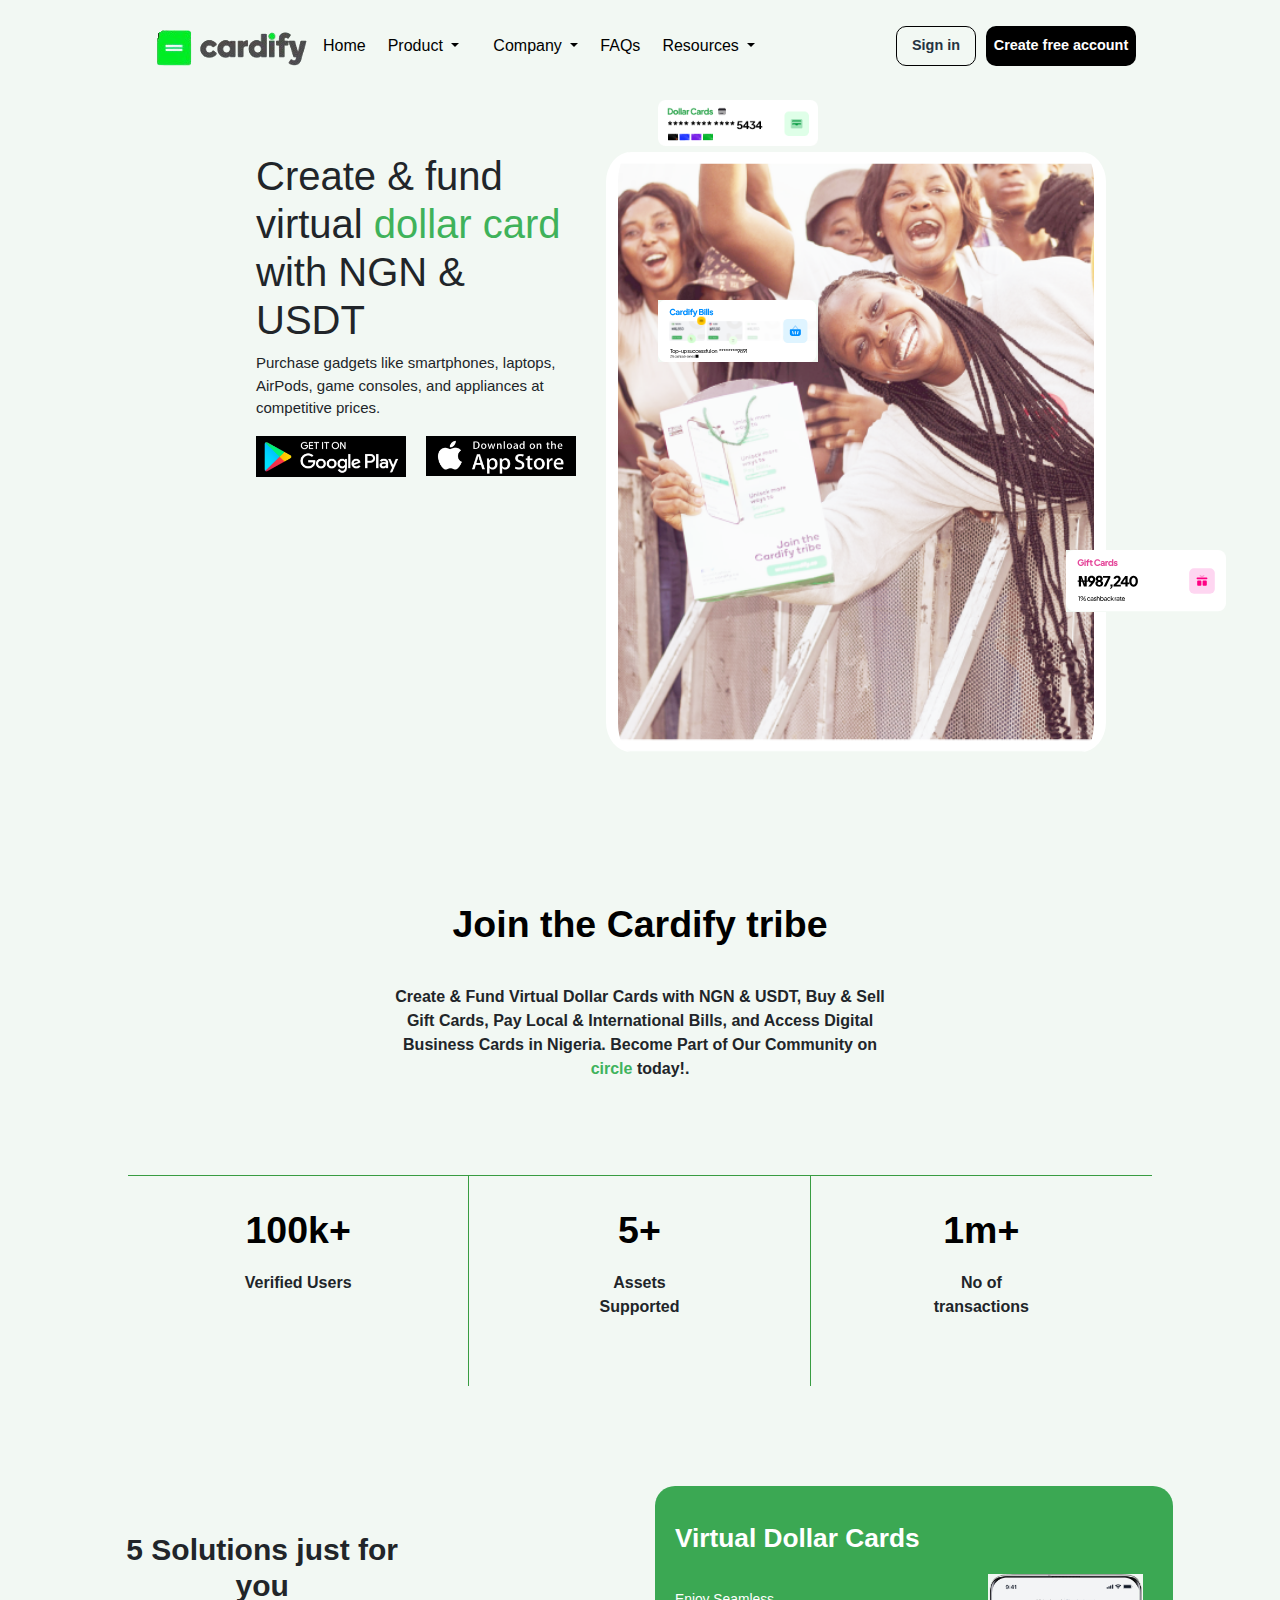
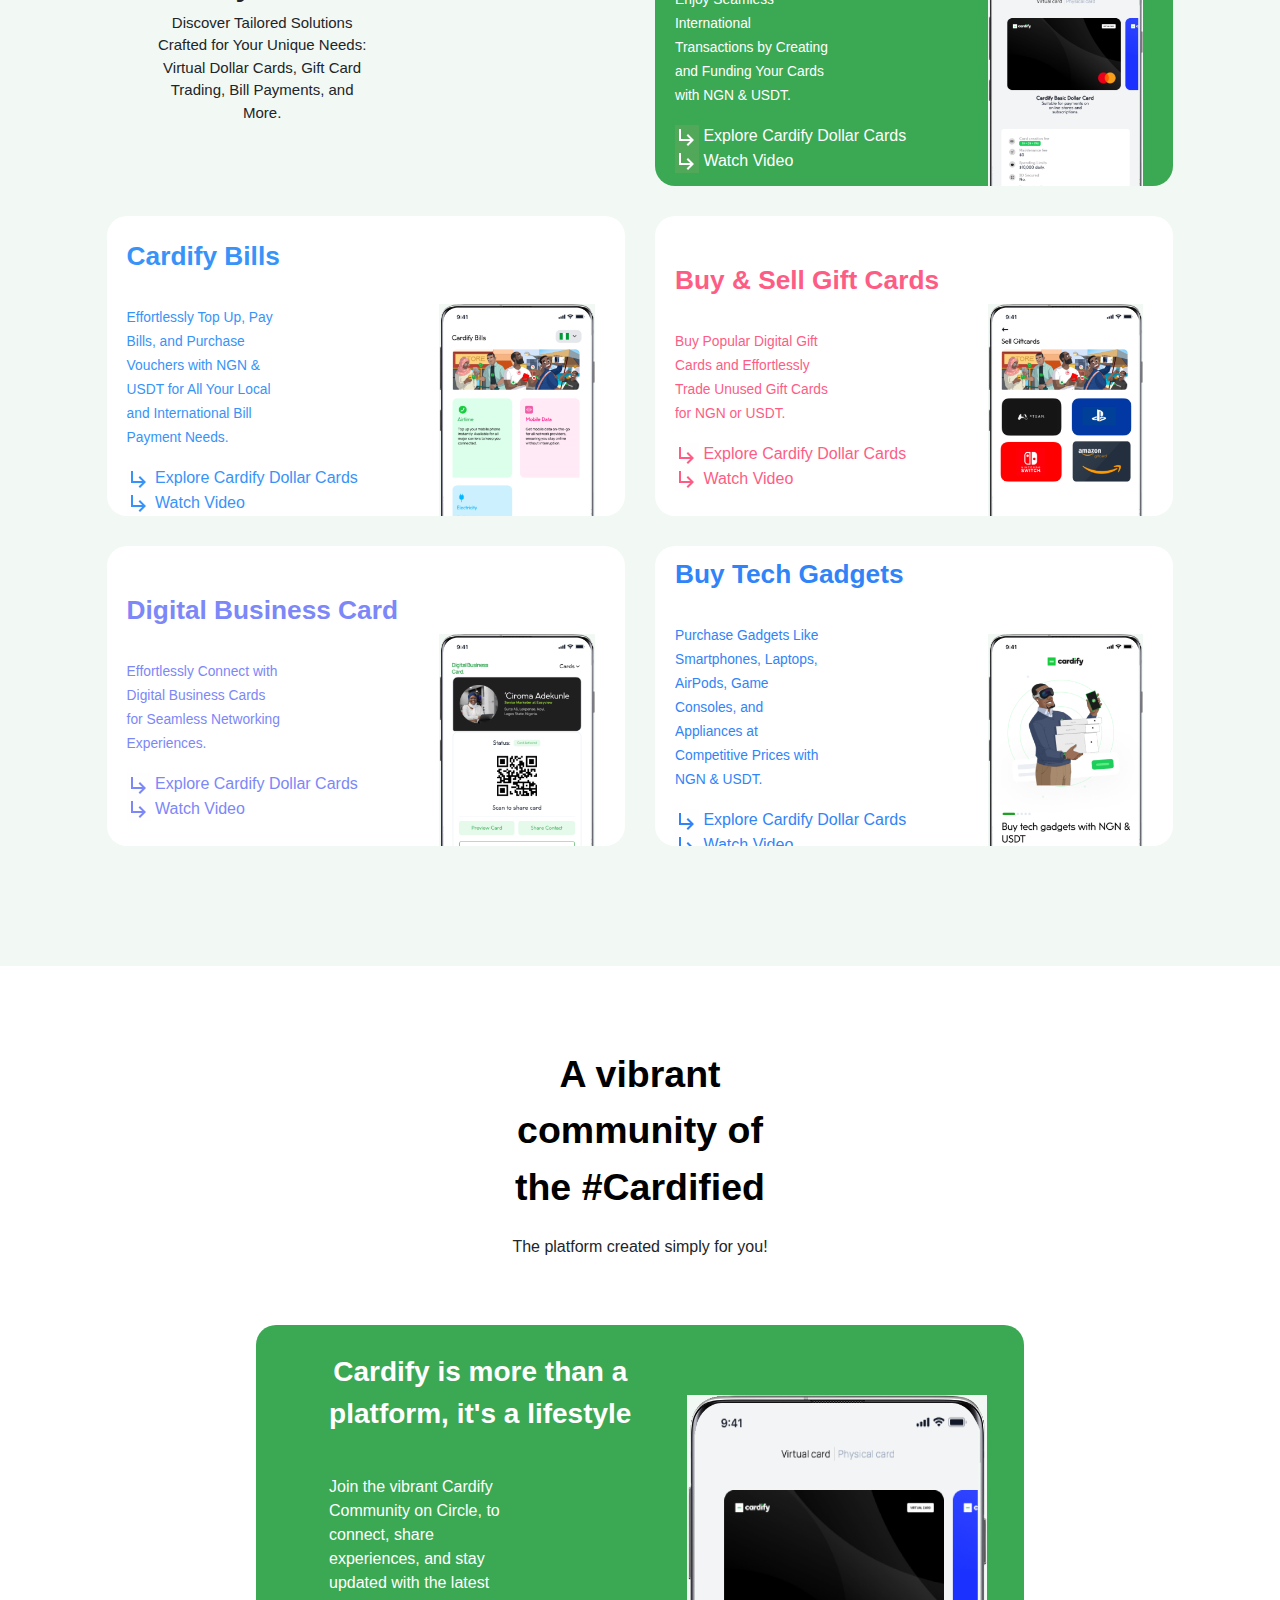
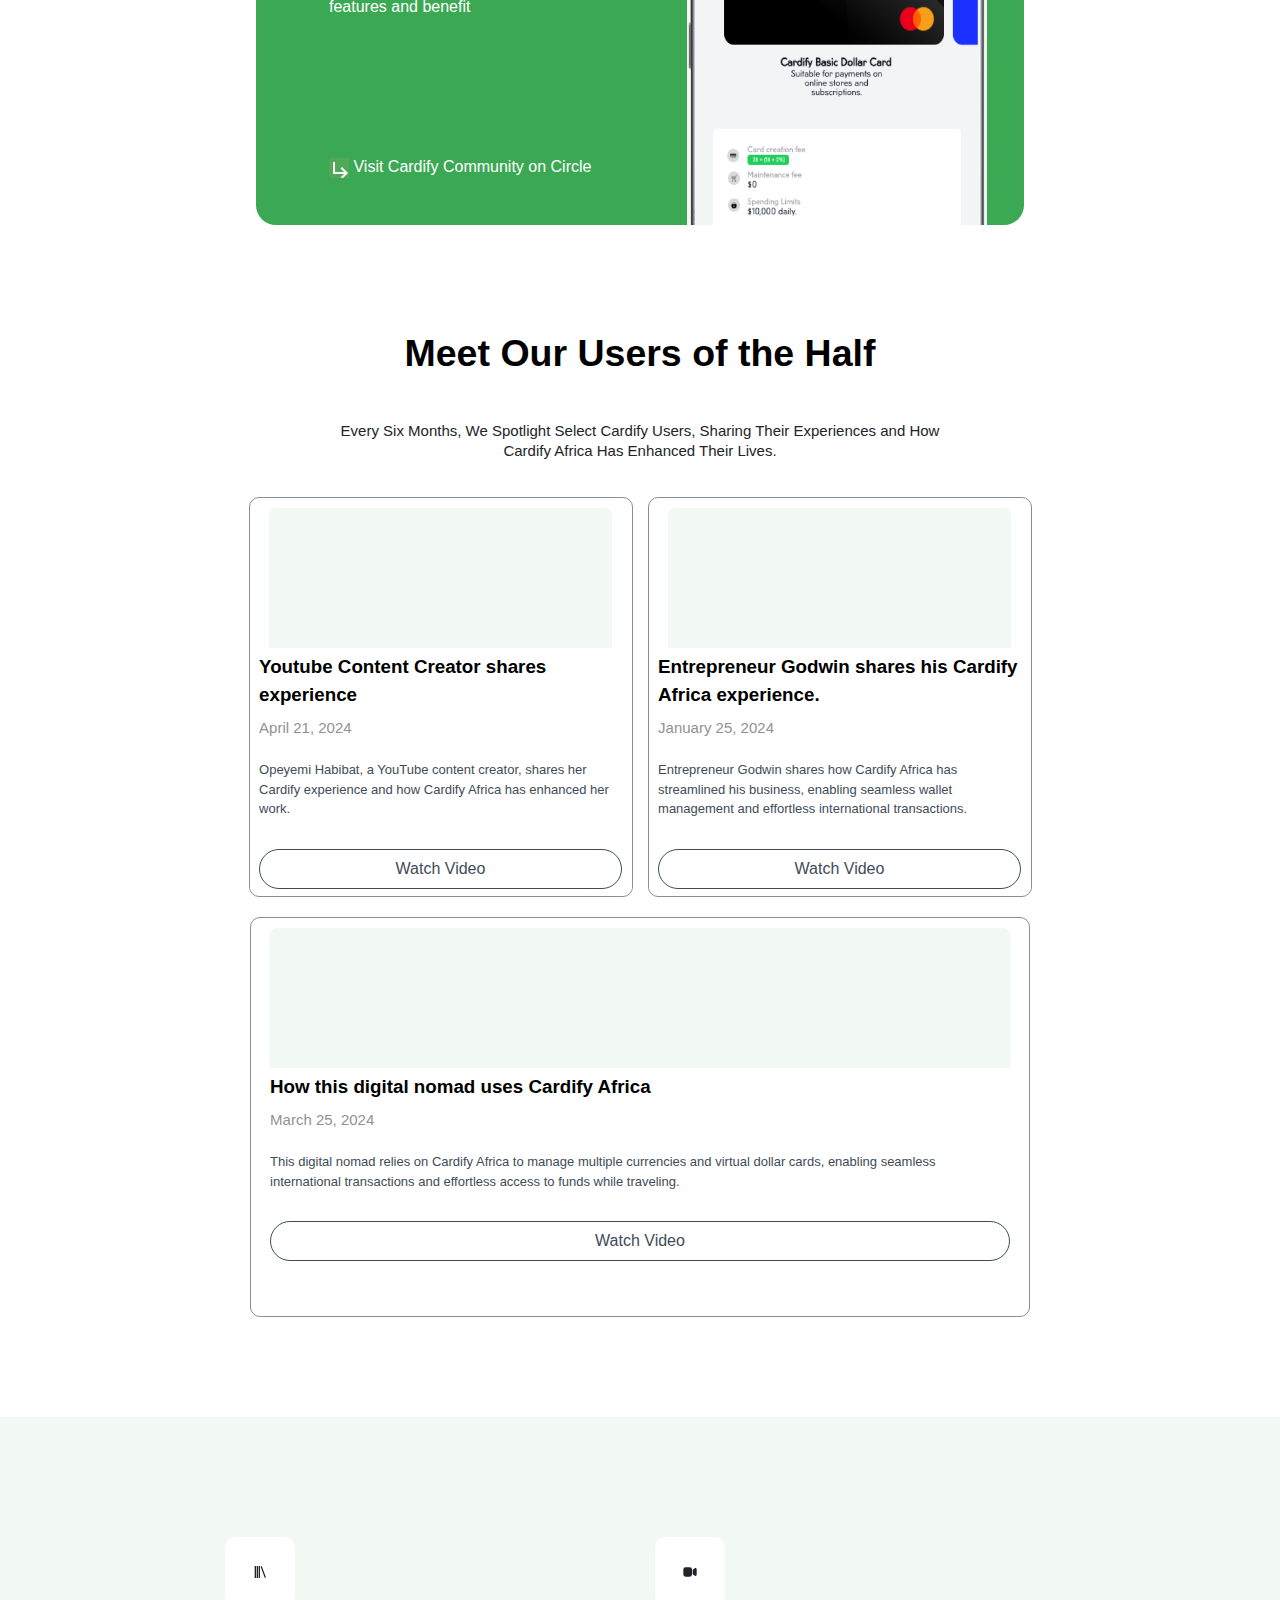
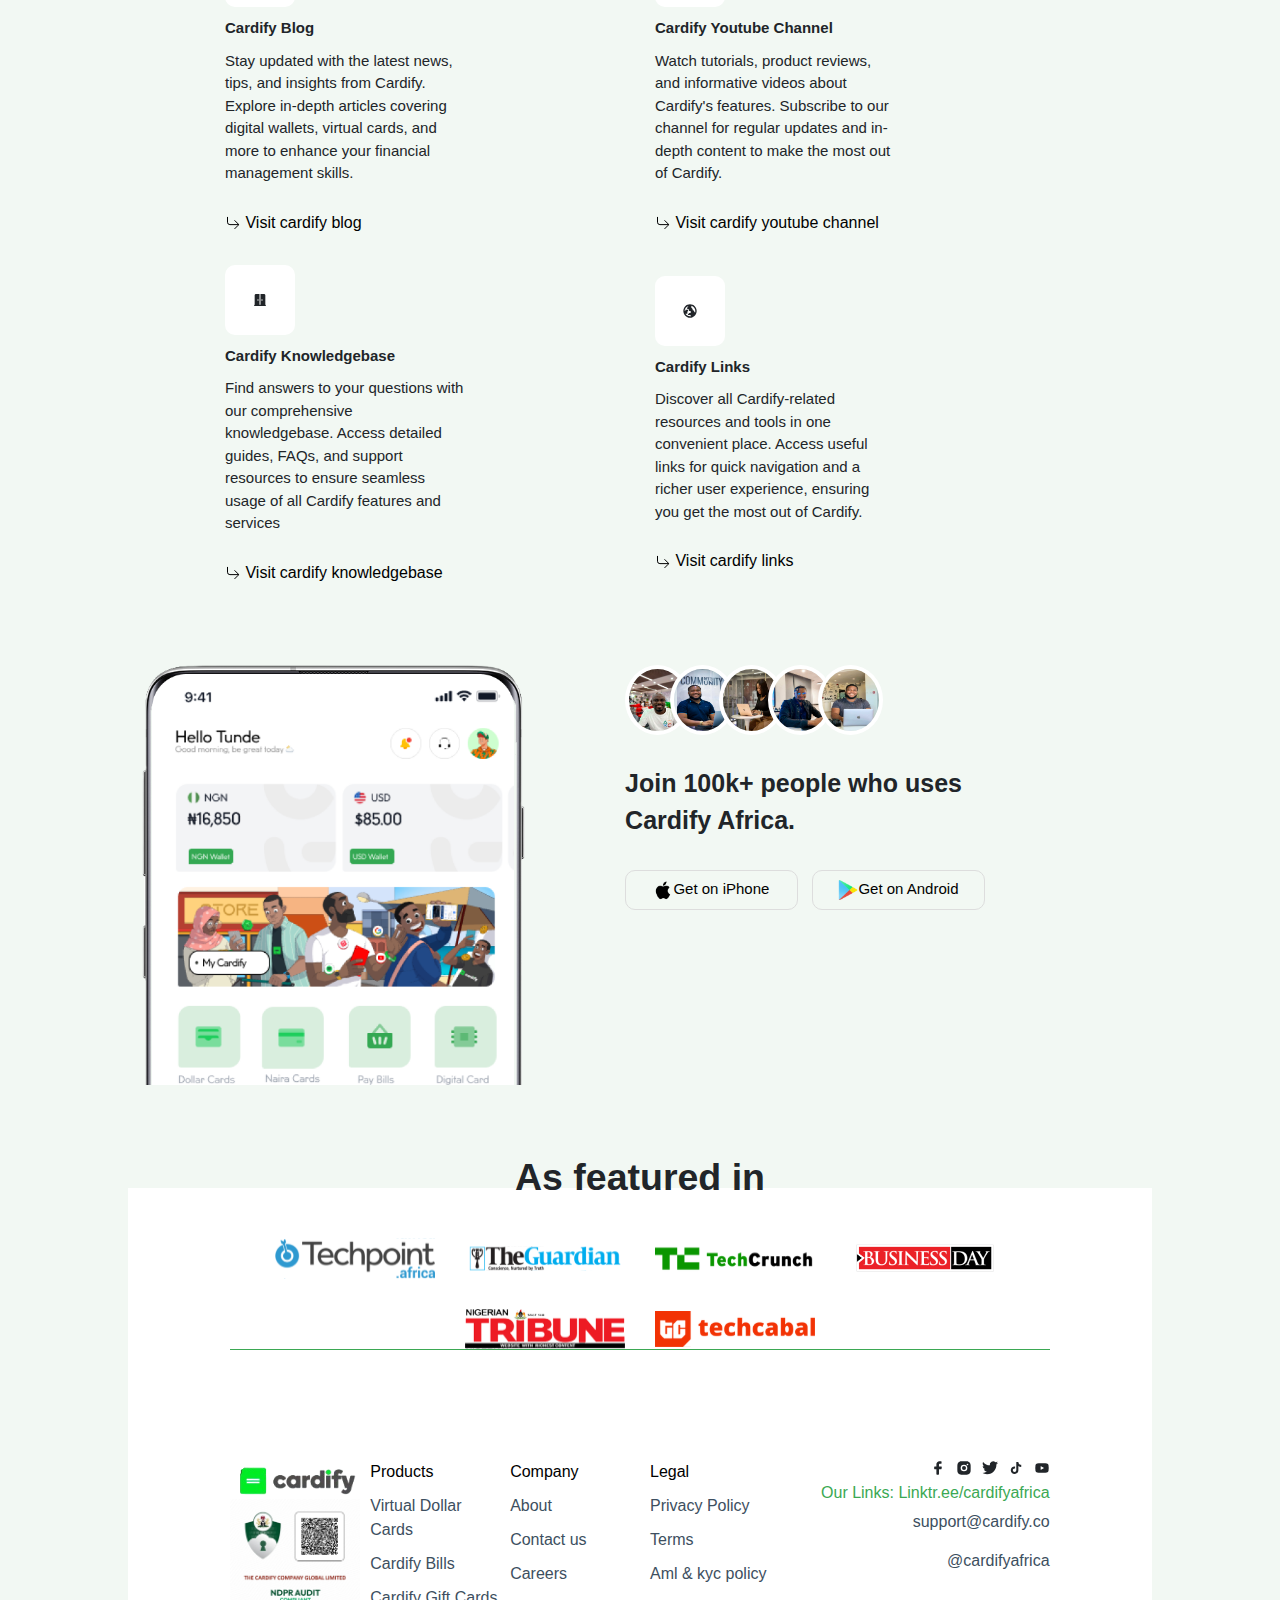
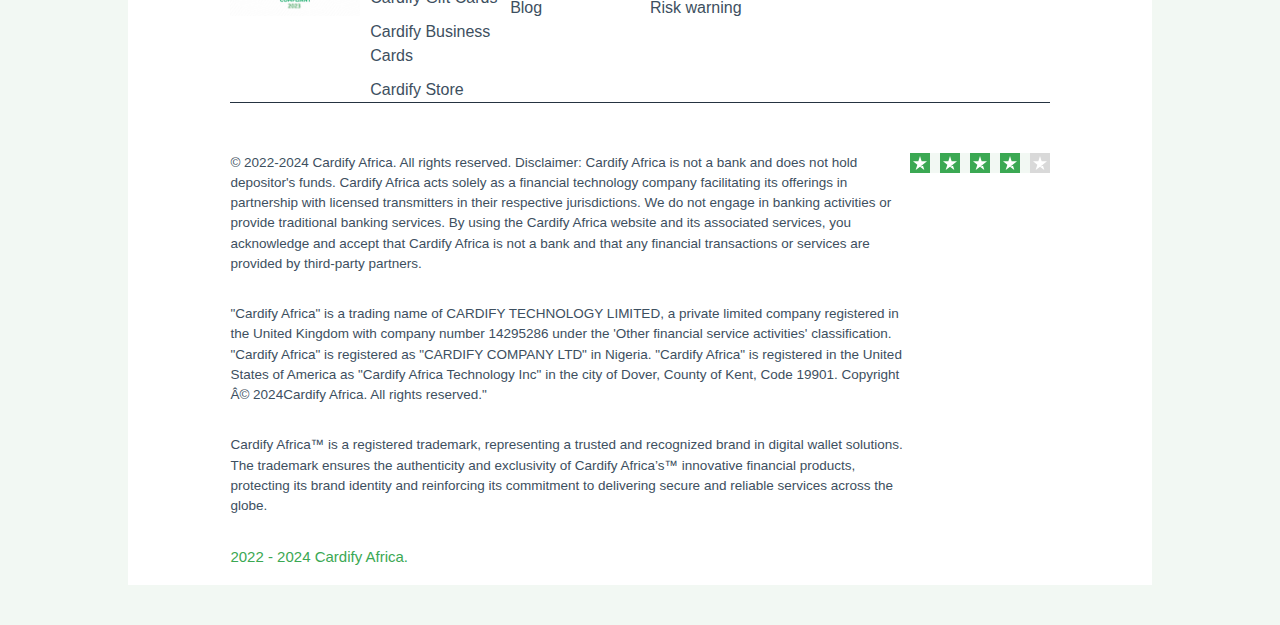
<file: index.html>
<!DOCTYPE html>
<html lang="en">
<head>
    <meta charset="UTF-8">
    <meta name="viewport" content="width=device-width, initial-scale=1.0">
    <title>Cardify Africa: Create & Fund Virtual Dollar Cards with NGN & USDT | Buy & Sell Gift Cards, Pay Bills, Digital Business Cards in Nigeria</title>
    <link rel="stylesheet" href="style.css">
    <link rel="icon" href="img/icon.png">
    <link href="https://cdn.jsdelivr.net/npm/bootstrap@5.3.3/dist/css/bootstrap.min.css" rel="stylesheet" integrity="sha384-QWTKZyjpPEjISv5WaRU9OFeRpok6YctnYmDr5pNlyT2bRjXh0JMhjY6hW+ALEwIH" crossorigin="anonymous">
    <style>
        *{
            background-color: #F2F8F3;
            margin: 0;
            padding: 0;
        }
        body{
            font-family: Arial, sans-serif;
            overflow-x: hidden;
        }
        a{
            color: black;
            text-decoration: none;
        }
        body {
            margin: 0;
            font-family: var(--bs-body-font-family);
            font-size: var(--bs-body-font-size);
            font-weight: var(--bs-body-font-weight);
            line-height: var(--bs-body-line-height);
            color: var(--bs-body-color);
            text-align: var(--bs-body-text-align);
            background-color: #F2F8F3;
            -webkit-text-size-adjust: 100%;
            -webkit-tap-highlight-color: transparent;
        }
        #he{
            display:none;
        }
        .drop-btn{
          display: flex;
          justify-content: space-between;
          gap: 20px;
          align-items: center;
          flex-direction: column;
      }
      .drop-btn button{
          width: 100%;
      }
        @media (max-width:1000px){
            main{
              margin-left: 10%;
              margin-right: 10%;
            }
            header{
                display:none;
            }
            
            #he{
                display:block;
                background: transparent;
            }
            .main-left{
              background-color: #F2F8F3;
            }
            #he a{
              color: black;
            }
            #he a:hover{
              color: #3FB25A;
            }
            .drop-btn{
              display: flex;
              justify-content: space-between;
              gap: 20px;
              align-items: center;
              flex-direction: column;
          }
          .drop-btn button{
              width: 100%;
          }
        }
    </style>
    <!-- Google tag (gtag.js) -->
    <script async src="https://www.googletagmanager.com/gtag/js?id=G-2FM1PFZ8FC"></script>
    <script>
      window.dataLayer = window.dataLayer || [];
      function gtag(){dataLayer.push(arguments);}
      gtag('js', new Date());
    
      gtag('config', 'G-2FM1PFZ8FC');
    </script>
</head>
<body>
    <header>
        <div class="head">
            <div class="left">
                <img src="img/cardify.png" alt="">
                <a href="index.html">Home</a>
                    <div class="dropdown">
                        <button class="btn btn-primary dropdown-toggle" type="button" data-bs-toggle="dropdown" aria-expanded="false" id="drop">
                          Product
                        </button>
                        <div id="dropdown">
                            <ul class="dropdown-menu">
                                <li><button class="dropdown-item" type="button" style="background-color: white;">
                                  <a href="debit/debit.html">
                                    <img src="peep/cheat.png" alt="" srcset="">
                                  </a>

                                </button></li>
                              </ul>
                        </div>
                      </div>
                    <div class="dropdown">
                        <button class="btn btn-primary dropdown-toggle" type="button" data-bs-toggle="dropdown" aria-expanded="false" id="drop">
                          Company
                        </button>
                        <ul class="dropdown-menu" id="dropdown">
                          <li><button class="dropdown-item" type="button" style="background-color: white;">
                            <img src="peep/cheat2.png" alt="" srcset="">
                          </button></li>
                        </ul>
                      </div>
                <a href="faq/faq.html">FAQs</a>
                <div class="dropdown">
                  <button class="btn btn-primary dropdown-toggle" type="button" data-bs-toggle="dropdown" aria-expanded="false" id="drop">
                    Resources
                  </button>
                  <ul class="dropdown-menu" id="dropdown">
                    <li><button class="dropdown-item" type="button" style="background-color: white;">
                      <img src="peep/cheat3.png" alt="" srcset="">
                    </button></li>
                  </ul>
                </div>
            </div>
            <div class="right">
                <a href="login/login.html"><button id="one">Sign in</button>  </a>
                <a href="signup/signup.html"><button id="two">Create free account</button></a>
            </div>
        </div>
    </header>
    <div class="another-head">
      
      <nav class="navbar bg-body-tertiary fixed-top" id="he" >
        <div class="container-fluid">
          <a class="navbar-brand" href="#"><img src="img/cardify.png" alt=""></a>
          <button class="navbar-toggler" type="button" data-bs-toggle="offcanvas" data-bs-target="#offcanvasNavbar" aria-controls="offcanvasNavbar" aria-label="Toggle navigation">
            <span class="navbar-toggler-icon"></span>
          </button>
          <div class="offcanvas offcanvas-end" tabindex="-1" id="offcanvasNavbar" aria-labelledby="offcanvasNavbarLabel">
            <div class="offcanvas-header">
              <h5 class="offcanvas-title" id="offcanvasNavbarLabel"><img src="img/cardify.png" alt=""></h5>
              <button type="button" class="btn-close" data-bs-dismiss="offcanvas" aria-label="Close"></button>
            </div>
            <div class="offcanvas-body">
              <ul class="navbar-nav justify-content-end flex-grow-1 pe-3">
                <li class="nav-item">
                  <a class="nav-link active" aria-current="page" href="#">Home</a>
                </li>
                
                <li class="nav-item dropdown">
                  <a class="nav-link dropdown-toggle" href="#" role="button" data-bs-toggle="dropdown" aria-expanded="false">
                    Product
                  </a>
                  <ul class="dropdown-menu">
                    <li><a class="dropdown-item" href="debit/debit.html" style="background-color: white;">Dollar Cards</a></li>
                    <li><a class="dropdown-item" href="#" style="background-color: white;">Digital Cards</a></li>
                    <li><a class="dropdown-item" href="#" style="background-color: white;">Bills</a></li>
                    <li><a class="dropdown-item" href="#" style="background-color: white;">Cardify Store</a></li>
                    <li><a class="dropdown-item" href="#" style="background-color: white;">Gift Cards</a></li>
                   
                  </ul>
                </li>
                <li class="nav-item dropdown">
                  <a class="nav-link dropdown-toggle" href="#" role="button" data-bs-toggle="dropdown" aria-expanded="false">
                    Company
                  </a>
                  <ul class="dropdown-menu">
                    <li><a class="dropdown-item" href="#" style="background-color: white;">About us</a></li>
                    <li><a class="dropdown-item" href="#" style="background-color: white;">Contact Cards</a></li>
                    <li><a class="dropdown-item" href="#" style="background-color: white;">Career</a></li>
                  </ul>
                </li>
                <li class="nav-item">
                  <a class="nav-link active" aria-current="page" href="faq/faq.html">FAQs</a>
                </li>
                <li class="nav-item dropdown">
                  <a class="nav-link dropdown-toggle" href="#" role="button" data-bs-toggle="dropdown" aria-expanded="false">
                    Resources
                  </a>
                  <ul class="dropdown-menu">
                    <li><a class="dropdown-item" href="#" style="background-color: white;">Blogs</a></li>
                    <li><a class="dropdown-item" href="#" style="background-color: white;">Youtube Channel</a></li>
                    <li><a class="dropdown-item" href="#" style="background-color: white;">Knowledgebase</a></li>
                    <li><a class="dropdown-item" href="#" style="background-color: white;">Links</a></li>
                    <li><a class="dropdown-item" href="#" style="background-color: white;">Cardify CSR</a></li>
                    <li><a class="dropdown-item" href="#" style="background-color: white;">Brand Assests</a></li>
                    <li><a class="dropdown-item" href="#" style="background-color: white;">Cardify Event Videos</a></li>
                    <li><a class="dropdown-item" href="#" style="background-color: white;">Cardify Ambassador</a></li>
                    <li><a class="dropdown-item" href="#" style="background-color: white;">Humans of Cardify</a></li>
                  </ul>
                </li>
              </ul>
              <div id="drop-btn">
                <a href="login/login.html">
                  <button id="one">Sign in</button>
                </a>
                <a href="signup/signup.html">
                  <button id="two">Create free account</button>
                </a>
              </div>
            </div>
          </div>
        </div>
      </nav>
    </div>

    <main>
        <div class="main-left">
            <h1>Create & fund virtual <span style="color: #3FB25A;"> dollar card  </span> with NGN & USDT </h1>
            <p>Purchase gadgets like smartphones, laptops, AirPods, game consoles, and appliances at competitive prices.</p>
            <div class="store">
                <div class="gstore"><img src="img/google.png" alt=""></div>
                <div class="astore"><img src="img/apple.png" alt=""></div>
            </div>
        </div>
        <div class="main-right">
            <div class="people">
                <img src="img/dollar_card.png" alt="" class="first-img">
                <img src="img/cardify.svg" alt="" class="sec-img">
                <img src="img/cardify.svg" alt="" class="third-img">
                <img src="img/business.svg" alt="" class="four-img">
                <img src="img/gift.svg" alt="" class="fifth-img">
            </div>
        </div>
    </main>   
    <div class="second-pg">
      <h1>Join the Cardify tribe</h1>
      <p>Create & Fund Virtual Dollar Cards with NGN & USDT, Buy & Sell Gift Cards, Pay Local & International Bills, and Access Digital Business Cards in Nigeria. Become Part of Our Community on <span style="color: #40B35D;">circle</span> today!.</p>

      <div class="second-bord">
        <div id="second-bord-inner">
          <h1>100k+</h1>
          <p>Verified Users</p>
          <hr>
        </div>
        <div id="second-bord-inner">
          <h1>5+</h1>
          <p>Assets Supported</p>
        </div>
        <div id="second-bord-inner">
          <h1>1m+</h1>
          <p>No of transactions</p>
        </div>
      </div>
    </div>

    <div class="third-pg">
      <div class="first-box">
        <div class="third-box">
          <div class="four-box">
            <h1>5 Solutions just for you</h1>
            <p>Discover Tailored Solutions Crafted for Your Unique Needs: Virtual Dollar Cards, Gift Card Trading, Bill Payments, and More.</p>
          </div>

        </div>
        <div class="third-box">
          <div class="fifth-box">
            <b>Virtual Dollar Cards</b>
            <p>Enjoy Seamless International Transactions by Creating and Funding Your Cards with NGN & USDT.</p>

            <div class="sixth-box">
              <span id="foot">
                <span>
                  <svg xmlns="http://www.w3.org/2000/svg" height="24px" viewBox="0 0 24 24" width="24px" fill="#FFFFFF"><path d="M24 24H0V0h24v24z" fill="#389C41" opacity=".87"/><path d="M19 15l-6 6-1.42-1.42L15.17 16H4V4h2v10h9.17l-3.59-3.58L13 9l6 6z"/></svg>
                  Explore Cardify Dollar Cards
                </span>

                <span>
                  <svg xmlns="http://www.w3.org/2000/svg" height="24px" viewBox="0 0 24 24" width="24px" fill="#FFFFFF"><path d="M24 24H0V0h24v24z" fill="#389C41" opacity=".87"/><path d="M19 15l-6 6-1.42-1.42L15.17 16H4V4h2v10h9.17l-3.59-3.58L13 9l6 6z"/></svg>
                  Watch Video                  
                </span>
              </span>
              
            </div>

          </div>

          <img src="-/1.png" alt="">
        </div>
        <div class="third-box">
          <div class="fifth-box">
            <b>Cardify Bills</b>
            <p>Effortlessly Top Up, Pay Bills, and Purchase Vouchers with NGN & USDT for All Your Local and International Bill Payment Needs.</p>

            <div class="sixth-box">
              <span id="foot">
                <span>
                  <svg xmlns="http://www.w3.org/2000/svg" height="24px" viewBox="0 0 24 24" width="24px" fill="#3893F8"><path d="M24 24H0V0h24v24z" fill="#FFFFFF" opacity=".87"/><path d="M19 15l-6 6-1.42-1.42L15.17 16H4V4h2v10h9.17l-3.59-3.58L13 9l6 6z"/></svg>
                  Explore Cardify Dollar Cards
                </span>

                <span>
                  <svg xmlns="http://www.w3.org/2000/svg" height="24px" viewBox="0 0 24 24" width="24px" fill="#3893F8"><path d="M24 24H0V0h24v24z" fill="#FFFFFF" opacity=".87"/><path d="M19 15l-6 6-1.42-1.42L15.17 16H4V4h2v10h9.17l-3.59-3.58L13 9l6 6z"/></svg>
                  Watch Video
                </span>
              </span>
              
            </div>

          </div>

          <img src="-/2.png" alt="">
        </div>
        <div class="third-box">
          <div class="fifth-box">
            <b>Buy & Sell Gift Cards</b>
            <p>Buy Popular Digital Gift Cards and Effortlessly Trade Unused Gift Cards for NGN or USDT.</p>

            <div class="sixth-box">
              <span id="foot">
                <span>
                  <svg xmlns="http://www.w3.org/2000/svg" height="24px" viewBox="0 0 24 24" width="24px" fill="#FD5D85"><path d="M24 24H0V0h24v24z" fill="#FFFFFF" opacity=".87"/><path d="M19 15l-6 6-1.42-1.42L15.17 16H4V4h2v10h9.17l-3.59-3.58L13 9l6 6z"/></svg>
                  Explore Cardify Dollar Cards
                </span>

                <span>
                  <svg xmlns="http://www.w3.org/2000/svg" height="24px" viewBox="0 0 24 24" width="24px" fill="#FD5D85"><path d="M24 24H0V0h24v24z" fill="#FFFFFF" opacity=".87"/><path d="M19 15l-6 6-1.42-1.42L15.17 16H4V4h2v10h9.17l-3.59-3.58L13 9l6 6z"/></svg>
                  Watch Video
                </span>
              </span>
              
            </div>

          </div>

          <img src="-/3.png" alt="">
        </div>

        <div class="third-box">
          <div class="fifth-box">
            <b>Digital Business Card</b>
            <p>Effortlessly Connect with Digital Business Cards for Seamless Networking Experiences.</p>

            <div class="sixth-box">
              <span id="foot">
                <span>
                  <svg xmlns="http://www.w3.org/2000/svg" height="24px" viewBox="0 0 24 24" width="24px" fill="#7C87F8"><path d="M24 24H0V0h24v24z" fill="#FFFFFF" opacity=".87"/><path d="M19 15l-6 6-1.42-1.42L15.17 16H4V4h2v10h9.17l-3.59-3.58L13 9l6 6z"/></svg>
                  Explore Cardify Dollar Cards
                </span>

                <span>
                  <svg xmlns="http://www.w3.org/2000/svg" height="24px" viewBox="0 0 24 24" width="24px" fill="#7C87F8"><path d="M24 24H0V0h24v24z" fill="#FFFFFF" opacity=".87"/><path d="M19 15l-6 6-1.42-1.42L15.17 16H4V4h2v10h9.17l-3.59-3.58L13 9l6 6z"/></svg>
                  Watch Video
                </span>
              </span>
              
            </div>

          </div>
          <img src="-/4.png" alt="">
        </div>
        <div class="third-box">
          <div class="fifth-box">
            <b>Buy Tech Gadgets</b>
            <p>Purchase Gadgets Like Smartphones, Laptops, AirPods, Game Consoles, and Appliances at Competitive Prices with NGN & USDT.</p>

            <div class="sixth-box">
              <span id="foot">
                <span>
                  <svg xmlns="http://www.w3.org/2000/svg" height="24px" viewBox="0 0 24 24" width="24px" fill="#3184F8"><path d="M24 24H0V0h24v24z" fill="#FFFFFF" opacity=".87"/><path d="M19 15l-6 6-1.42-1.42L15.17 16H4V4h2v10h9.17l-3.59-3.58L13 9l6 6z"/></svg>
                  Explore Cardify Dollar Cards
                </span>

                <span>
                  <svg xmlns="http://www.w3.org/2000/svg" height="24px" viewBox="0 0 24 24" width="24px" fill="#3184F8"><path d="M24 24H0V0h24v24z" fill="#FFFFFF" opacity=".87"/><path d="M19 15l-6 6-1.42-1.42L15.17 16H4V4h2v10h9.17l-3.59-3.58L13 9l6 6z"/></svg>
                  Watch Video
                </span>
              </span>
              
            </div>

          </div>

          <img src="-/5.png" alt="">
        </div>  
    </div>
    
    <div class="fourth-pg">
      <b>A vibrant community of the #Cardified</b>
      <p>The platform created simply for you!</p>

      <div class="big-box">
        <div class="bbox">
          <b>Cardify is more than a platform, it's a lifestyle</b>
          <p>Join the vibrant Cardify Community on Circle, to connect, share experiences, and stay updated with the latest features and benefit</p>


          <span id="cc">
            <svg xmlns="http://www.w3.org/2000/svg" height="20px" viewBox="0 0 20 20" width="20px" fill="#FFFFFF"><path d="M24 24H0V0h24v24z" fill="#389C41" opacity=".87"/><path d="M19 15l-6 6-1.42-1.42L15.17 16H4V4h2v10h9.17l-3.59-3.58L13 9l6 6z"/></svg>
            Visit Cardify Community on Circle
          </span>
        </div>

        <img src="-/6.png" alt="">
      </div>
      <div class="fifth-pg">
        <b>Meet Our Users of the Half</b>
        <p>Every Six Months, We Spotlight Select Cardify Users, Sharing Their Experiences and How Cardify Africa Has Enhanced Their Lives.</p>
        <div class="straight-vid">
          <div class="one">
            <div class="vid">
              <a href="https://www.youtube.com/embed/avxS8s-sNGY?si=Gd7jGGpg6HP4ghaS">
                <iframe src="https://www.youtube.com/embed/8raJEl-mB3A?list=PL6eY_AlbQfP5CSX4-DqdeRxhIXzD9OS9m" title="YouTube video player" frameborder="0" allow="accelerometer; clipboard-write; encrypted-media; gyroscope; picture-in-picture; web-share" referrerpolicy="strict-origin-when-cross-origin" allowfullscreen=""></iframe>
              </a>
            </div>
            <b>Youtube Content Creator shares experience</b>
            <h6>April 21, 2024</h6>
            <span>
              Opeyemi Habibat, a YouTube content creator, shares her Cardify experience and how Cardify Africa has enhanced her work.
            </span>
            <a href="https://www.youtube.com/embed/avxS8s-sNGY?si=Gd7jGGpg6HP4ghaS"><button>Watch Video</button></a>
          </div>
          <div class="one">
            <div class="vid">
              <a href="https://www.youtube.com/embed/avxS8s-sNGY?si=Gd7jGGpg6HP4ghaS">
                <iframe src="https://www.youtube.com/embed/JRavwKjxaec?list=PL6eY_AlbQfP5CSX4-DqdeRxhIXzD9OS9m" title="YouTube video player" frameborder="0" allow="accelerometer; clipboard-write; encrypted-media; gyroscope; picture-in-picture; web-share" referrerpolicy="strict-origin-when-cross-origin" allowfullscreen=""></iframe>
              </a>
            </div>
            <b>Entrepreneur Godwin shares his Cardify Africa experience.</b>
            <h6>January 25, 2024</h6>
            <span>Entrepreneur Godwin shares how Cardify Africa has streamlined his business, enabling seamless wallet management and effortless international transactions.</span>
            <a href="https://www.youtube.com/embed/avxS8s-sNGY?si=Gd7jGGpg6HP4ghaS"><button>Watch Video</button></a>
          </div>
        </div>
  
        <div class="two">
          <div class="vid">
            <a href="https://www.youtube.com/embed/avxS8s-sNGY?si=Gd7jGGpg6HP4ghaS">
              <iframe src="https://www.youtube.com/embed/kK7MHRwAXFI?list=PL6eY_AlbQfP5CSX4-DqdeRxhIXzD9OS9m" title="YouTube video player" frameborder="0" allow="accelerometer; clipboard-write; encrypted-media; gyroscope; picture-in-picture; web-share" referrerpolicy="strict-origin-when-cross-origin" allowfullscreen=""></iframe>
            </a>
          </div>
          <b>How this digital nomad uses Cardify Africa</b>
          <h6>March 25, 2024</h6>
          <span>
            This digital nomad relies on Cardify Africa to manage multiple currencies and virtual dollar cards, enabling seamless international transactions and effortless access to funds while traveling.
          </span>
          <a href="https://www.youtube.com/embed/avxS8s-sNGY?si=Gd7jGGpg6HP4ghaS"><button>Watch Video</button></a>
        </div>
  
    </div>

    
    </div>

    <div class="sixth-pg">
      <div class="six">
        <div class="six-inner">
          <div class="six-box">
            <svg xmlns="http://www.w3.org/2000/svg" width="1em" height="1em" viewBox="0 0 24 24"><path fill="currentColor" d="M7 3h2v18H7zM4 3h2v18H4zm6 0h2v18h-2zm9.062 17.792l-6.223-16.89l1.877-.692l6.223 16.89z"></path></svg>
          </div>
          <div class="six-card-box">
            <b>Cardify Blog</b>
            <p>Stay updated with the latest news, tips, and insights from Cardify. Explore in-depth articles covering digital wallets, virtual cards, and more to enhance your financial management skills.</p>
            <a href="#">
              <svg xmlns="http://www.w3.org/2000/svg" width="1em" height="1em" viewBox="0 0 24 24"><g fill="none" stroke="currentColor" stroke-linecap="round" stroke-linejoin="round" stroke-width="1.5"><path d="m14.68 20.5l5.21-5.21a1.212 1.212 0 0 0 0-1.724l-5.21-5.209"></path><path d="M3.751 3.5v7.286a3.643 3.643 0 0 0 3.643 3.643h12.847"></path></g></svg>
              Visit cardify blog
            </a>
          </div>
        </div>
        <div class="six-inner">
          <div class="six-box">
            <svg xmlns="http://www.w3.org/2000/svg" width="1em" height="1em" viewBox="0 0 24 24"><path fill="currentColor" d="M2 8.25A3.25 3.25 0 0 1 5.25 5h6.5A3.25 3.25 0 0 1 15 8.25v7.5A3.25 3.25 0 0 1 11.75 19h-6.5A3.25 3.25 0 0 1 2 15.75zm17.257 9.438L16 15.44V8.562l3.257-2.249c1.161-.802 2.745.03 2.745 1.44v8.495c0 1.41-1.584 2.242-2.745 1.44"></path></svg>
          </div>
          <div class="six-card-box">
            <b>Cardify Youtube Channel</b>
            <p>Watch tutorials, product reviews, and informative videos about Cardify's features. Subscribe to our channel for regular updates and in-depth content to make the most out of Cardify.</p>
            <a href="#">
              <svg xmlns="http://www.w3.org/2000/svg" width="1em" height="1em" viewBox="0 0 24 24"><g fill="none" stroke="currentColor" stroke-linecap="round" stroke-linejoin="round" stroke-width="1.5"><path d="m14.68 20.5l5.21-5.21a1.212 1.212 0 0 0 0-1.724l-5.21-5.209"></path><path d="M3.751 3.5v7.286a3.643 3.643 0 0 0 3.643 3.643h12.847"></path></g></svg>
              Visit cardify youtube channel
            </a>
          </div>
        </div>
        <div class="six-inner">
          <div class="six-box">
            <svg xmlns="http://www.w3.org/2000/svg" width="1em" height="1em" viewBox="0 0 24 24"><path fill="currentColor" d="M20 19V5c0-1.1-.9-2-2-2h-5.25v16h-1.5V3H6c-1.1 0-2 .9-2 2v14c-.55 0-1 .45-1 1s.45 1 1 1h16c.55 0 1-.45 1-1s-.45-1-1-1M9 13c-.55 0-1-.45-1-1s.45-1 1-1s1 .45 1 1s-.45 1-1 1m6 0c-.55 0-1-.45-1-1s.45-1 1-1s1 .45 1 1s-.45 1-1 1"></path></svg>
          </div>
          <div class="six-card-box">
            <b>Cardify Knowledgebase</b>
            <p>Find answers to your questions with our comprehensive knowledgebase. Access detailed guides, FAQs, and support resources to ensure seamless usage of all Cardify features and services</p>
            <a href="#">
              <svg xmlns="http://www.w3.org/2000/svg" width="1em" height="1em" viewBox="0 0 24 24"><g fill="none" stroke="currentColor" stroke-linecap="round" stroke-linejoin="round" stroke-width="1.5"><path d="m14.68 20.5l5.21-5.21a1.212 1.212 0 0 0 0-1.724l-5.21-5.209"></path><path d="M3.751 3.5v7.286a3.643 3.643 0 0 0 3.643 3.643h12.847"></path></g></svg>
              Visit cardify knowledgebase
            </a>
          </div>
        </div>
        <div class="six-inner">
          <div class="six-box">
            <svg xmlns="http://www.w3.org/2000/svg" width="1em" height="1em" viewBox="0 0 24 24"><path fill="currentColor" d="M12 20q.45 0 .863-.05t.837-.15L12.5 18H9v-1l2-2h2v-3h-2l-1-1V9H7.8V7.275l2-2.95Q7.275 5.05 5.637 7.15T4 12h1v-2h4v2l-1 1v3H5.075q1.05 1.8 2.875 2.9T12 20m7.6-5.55q.2-.575.3-1.187T20 12q0-2.8-1.7-4.937T14 4.25V7l2 2v2h1.175zM12 22q-2.075 0-3.9-.788t-3.175-2.137T2.788 15.9T2 12t.788-3.9t2.137-3.175T8.1 2.788T12 2t3.9.788t3.175 2.137T21.213 8.1T22 12t-.788 3.9t-2.137 3.175t-3.175 2.138T12 22"></path></svg>
          </div>
          <div class="six-card-box">
            <b>Cardify Links</b>
            <p>Discover all Cardify-related resources and tools in one convenient place. Access useful links for quick navigation and a richer user experience, ensuring you get the most out of Cardify.</p>
            <a href="#">
              <svg xmlns="http://www.w3.org/2000/svg" width="1em" height="1em" viewBox="0 0 24 24"><g fill="none" stroke="currentColor" stroke-linecap="round" stroke-linejoin="round" stroke-width="1.5"><path d="m14.68 20.5l5.21-5.21a1.212 1.212 0 0 0 0-1.724l-5.21-5.209"></path><path d="M3.751 3.5v7.286a3.643 3.643 0 0 0 3.643 3.643h12.847"></path></g></svg>
              Visit cardify links
            </a>
          </div>
        </div>
      </div>
      <div class="second-six">
        <div class="sec-six-img">
          <img src="-/7.png" alt="">
        </div>
        <div class="second-six-inner">
          <div class="round-img">
            <img src="peep/1.jpeg" alt="">
            <img src="peep/2.jpeg" alt="">
            <img src="peep/3.jpeg" alt="">
            <img src="peep/4.jpeg" alt="">
            <img src="peep/5.jpeg" alt="">
          </div>
          <b>Join 100k+ people who uses Cardify Africa.</b>
          <span>
            <button> <img src="peep/apple.png" alt="">Get on iPhone</button>
            <button> <img src="peep/play.png" alt="">Get on Android</button>
          </span>
        </div>
      </div>
      <h1>As featured in</h1>
    </div>
    <div class="seventh-pg">
      <section>
        <div class="tech">
          <img src="peep/1.svg" alt="">
          <img src="peep/2.svg" alt="">
          <img src="peep/3.svg" alt="">
          <img src="peep/4.png" alt="">
          <img src="peep/5.svg" alt="">
          <img src="peep/6.svg" alt="">
        </div>
      </section>

      <main>

        <div id="first">
          <img src="img/cardify.png" alt="">
          <img src="peep/logo.jpg" alt="">
        </div>
        <div id="sec">
          <div>Products</div>
          <div>Virtual Dollar Cards</div>
          <div>Cardify Bills</div>
          <div>Cardify Gift Cards</div>
          <div>Cardify Business Cards</div>
          <div>Cardify Store</div>
        </div>
        <div id="sec">
          <div>Company</div>
          <div>About</div>
          <div>Contact us</div>
          <div>Careers</div>
          <div>Blog</div>
        </div>
        <div id="sec">
          <div>Legal</div>
          <div>Privacy Policy</div>
          <div>Terms</div>
          <div>Aml & kyc policy</div>
          <div>Risk warning</div>
        </div>
        <div id="three">
          <span>
            <svg xmlns="http://www.w3.org/2000/svg" width="1em" height="1em" viewBox="0 0 24 24"><path fill="currentColor" d="M9.602 21.026v-7.274H6.818a.545.545 0 0 1-.545-.545V10.33a.545.545 0 0 1 .545-.545h2.773V7a4.547 4.547 0 0 1 4.86-4.989h2.32a.556.556 0 0 1 .557.546v2.436a.557.557 0 0 1-.557.545h-1.45c-1.566 0-1.867.742-1.867 1.833v2.413h3.723a.533.533 0 0 1 .546.603l-.337 2.888a.545.545 0 0 1-.545.476h-3.364v7.274a.962.962 0 0 1-.975.974h-1.937a.961.961 0 0 1-.963-.974"></path></svg>
            <svg xmlns="http://www.w3.org/2000/svg" width="1em" height="1em" viewBox="0 0 24 24"><path fill="currentColor" d="M13.028 2c1.125.003 1.696.009 2.189.023l.194.007c.224.008.445.018.712.03c1.064.05 1.79.218 2.427.465c.66.254 1.216.598 1.772 1.153a4.908 4.908 0 0 1 1.153 1.772c.247.637.415 1.363.465 2.428c.012.266.022.487.03.712l.006.194c.015.492.021 1.063.023 2.188l.001.746v1.31a78.831 78.831 0 0 1-.023 2.188l-.006.194c-.008.225-.018.446-.03.712c-.05 1.065-.22 1.79-.466 2.428a4.883 4.883 0 0 1-1.153 1.772a4.915 4.915 0 0 1-1.772 1.153c-.637.247-1.363.415-2.427.465a72.11 72.11 0 0 1-.712.03l-.194.006c-.493.014-1.064.021-2.189.023l-.746.001h-1.309a78.43 78.43 0 0 1-2.189-.023l-.194-.006a63.036 63.036 0 0 1-.712-.031c-1.064-.05-1.79-.218-2.428-.465a4.889 4.889 0 0 1-1.771-1.153a4.904 4.904 0 0 1-1.154-1.772c-.247-.637-.415-1.363-.465-2.428a74.1 74.1 0 0 1-.03-.712l-.005-.194A79.047 79.047 0 0 1 2 13.028v-2.056a78.82 78.82 0 0 1 .022-2.188l.007-.194c.008-.225.018-.446.03-.712c.05-1.065.218-1.79.465-2.428A4.88 4.88 0 0 1 3.68 3.678a4.897 4.897 0 0 1 1.77-1.153c.638-.247 1.363-.415 2.428-.465c.266-.012.488-.022.712-.03l.194-.006a79 79 0 0 1 2.188-.023zM12 7a5 5 0 1 0 0 10a5 5 0 0 0 0-10m0 2a3 3 0 1 1 .001 6a3 3 0 0 1 0-6m5.25-3.5a1.25 1.25 0 0 0 0 2.5a1.25 1.25 0 0 0 0-2.5"></path></svg>
            <svg xmlns="http://www.w3.org/2000/svg" width="1em" height="1em" viewBox="0 0 24 24"><path fill="currentColor" fill-rule="evenodd" d="M24 4.309a9.8 9.8 0 0 1-2.828.775a4.94 4.94 0 0 0 2.165-2.724a9.9 9.9 0 0 1-3.127 1.196a4.925 4.925 0 0 0-8.39 4.49A13.97 13.97 0 0 1 1.671 2.9a4.9 4.9 0 0 0-.667 2.476c0 1.708.869 3.216 2.191 4.099A4.94 4.94 0 0 1 .964 8.86v.06a4.926 4.926 0 0 0 3.95 4.829a5 5 0 0 1-2.224.085a4.93 4.93 0 0 0 4.6 3.42a9.9 9.9 0 0 1-6.115 2.107q-.597 0-1.175-.068a13.95 13.95 0 0 0 7.548 2.212c9.057 0 14.009-7.503 14.009-14.01q0-.32-.014-.636A10 10 0 0 0 24 4.309"></path></svg>
            <svg xmlns="http://www.w3.org/2000/svg" width="1em" height="1em" viewBox="0 0 24 24"><path fill="currentColor" d="M16.6 5.82s.51.5 0 0A4.278 4.278 0 0 1 15.54 3h-3.09v12.4a2.592 2.592 0 0 1-2.59 2.5c-1.42 0-2.6-1.16-2.6-2.6c0-1.72 1.66-3.01 3.37-2.48V9.66c-3.45-.46-6.47 2.22-6.47 5.64c0 3.33 2.76 5.7 5.69 5.7c3.14 0 5.69-2.55 5.69-5.7V9.01a7.35 7.35 0 0 0 4.3 1.38V7.3s-1.88.09-3.24-1.48"></path></svg>
            <svg xmlns="http://www.w3.org/2000/svg" width="1em" height="1em" viewBox="0 0 24 24"><path fill="currentColor" fill-rule="evenodd" d="M6.989 4.89a64.248 64.248 0 0 1 10.022 0l2.24.176a2.725 2.725 0 0 1 2.476 2.268c.517 3.09.517 6.243 0 9.332a2.725 2.725 0 0 1-2.475 2.268l-2.24.175a64.24 64.24 0 0 1-10.023 0l-2.24-.175a2.725 2.725 0 0 1-2.476-2.268a28.315 28.315 0 0 1 0-9.332a2.725 2.725 0 0 1 2.475-2.268zM10 14.47V9.53a.3.3 0 0 1 .454-.257l4.117 2.47a.3.3 0 0 1 0 .514l-4.117 2.47A.3.3 0 0 1 10 14.47" clip-rule="evenodd"></path></svg>
          </span>
          <div id="link">
            Our Links: Linktr.ee/cardifyafrica
          </div>
          <div>
            support@cardify.co
          </div>
          <div>
            @cardifyafrica
          </div>
        </div>
      </main>
      <footer>
        <div class="foot">
          <span>
            © 2022-2024 Cardify Africa. All rights reserved. Disclaimer: Cardify Africa is not a bank and does not hold depositor's funds. Cardify Africa acts solely as a financial technology company facilitating its offerings in partnership with licensed transmitters in their respective jurisdictions. We do not engage in banking activities or provide traditional banking services. By using the Cardify Africa website and its associated services, you acknowledge and accept that Cardify Africa is not a bank and that any financial transactions or services are provided by third-party partners.
          </span>
          <span>
            "Cardify Africa" is a trading name of CARDIFY TECHNOLOGY LIMITED, a private limited company registered in the United Kingdom with company number 14295286 under the 'Other financial service activities' classification. "Cardify Africa" is registered as "CARDIFY COMPANY LTD" in Nigeria. "Cardify Africa" is registered in the United States of America as "Cardify Africa Technology Inc" in the city of Dover, County of Kent, Code 19901.
              Copyright Â© 2024Cardify Africa. All rights reserved."
          </span>
          <span>
            Cardify Africa™ is a registered trademark, representing a trusted and recognized brand in digital wallet solutions. The trademark ensures the authenticity and exclusivity of Cardify Africa’s™ innovative financial products, protecting its brand identity and reinforcing its commitment to delivering secure and reliable services across the globe.
          </span>
          <p>2022 - 2024 Cardify Africa.</p>
        </div>
        <div class="right-foot">
          <span><img src="peep/star.svg" alt=""></span>
          <span><img src="peep/star.svg" alt=""></span>
          <span><img src="peep/star.svg" alt=""></span>
          <span><img src="peep/star.svg" alt=""></span>
          <span><img src="peep/star.svg" alt=""></span>
        </div>
      </footer>
    </div>
    <script src="https://cdn.jsdelivr.net/npm/@popperjs/core@2.11.8/dist/umd/popper.min.js" integrity="sha384-I7E8VVD/ismYTF4hNIPjVp/Zjvgyol6VFvRkX/vR+Vc4jQkC+hVqc2pM8ODewa9r" crossorigin="anonymous"></script>
    <script src="https://cdn.jsdelivr.net/npm/bootstrap@5.3.3/dist/js/bootstrap.min.js" integrity="sha384-0pUGZvbkm6XF6gxjEnlmuGrJXVbNuzT9qBBavbLwCsOGabYfZo0T0to5eqruptLy" crossorigin="anonymous"></script>
</body>
</html>
</file>
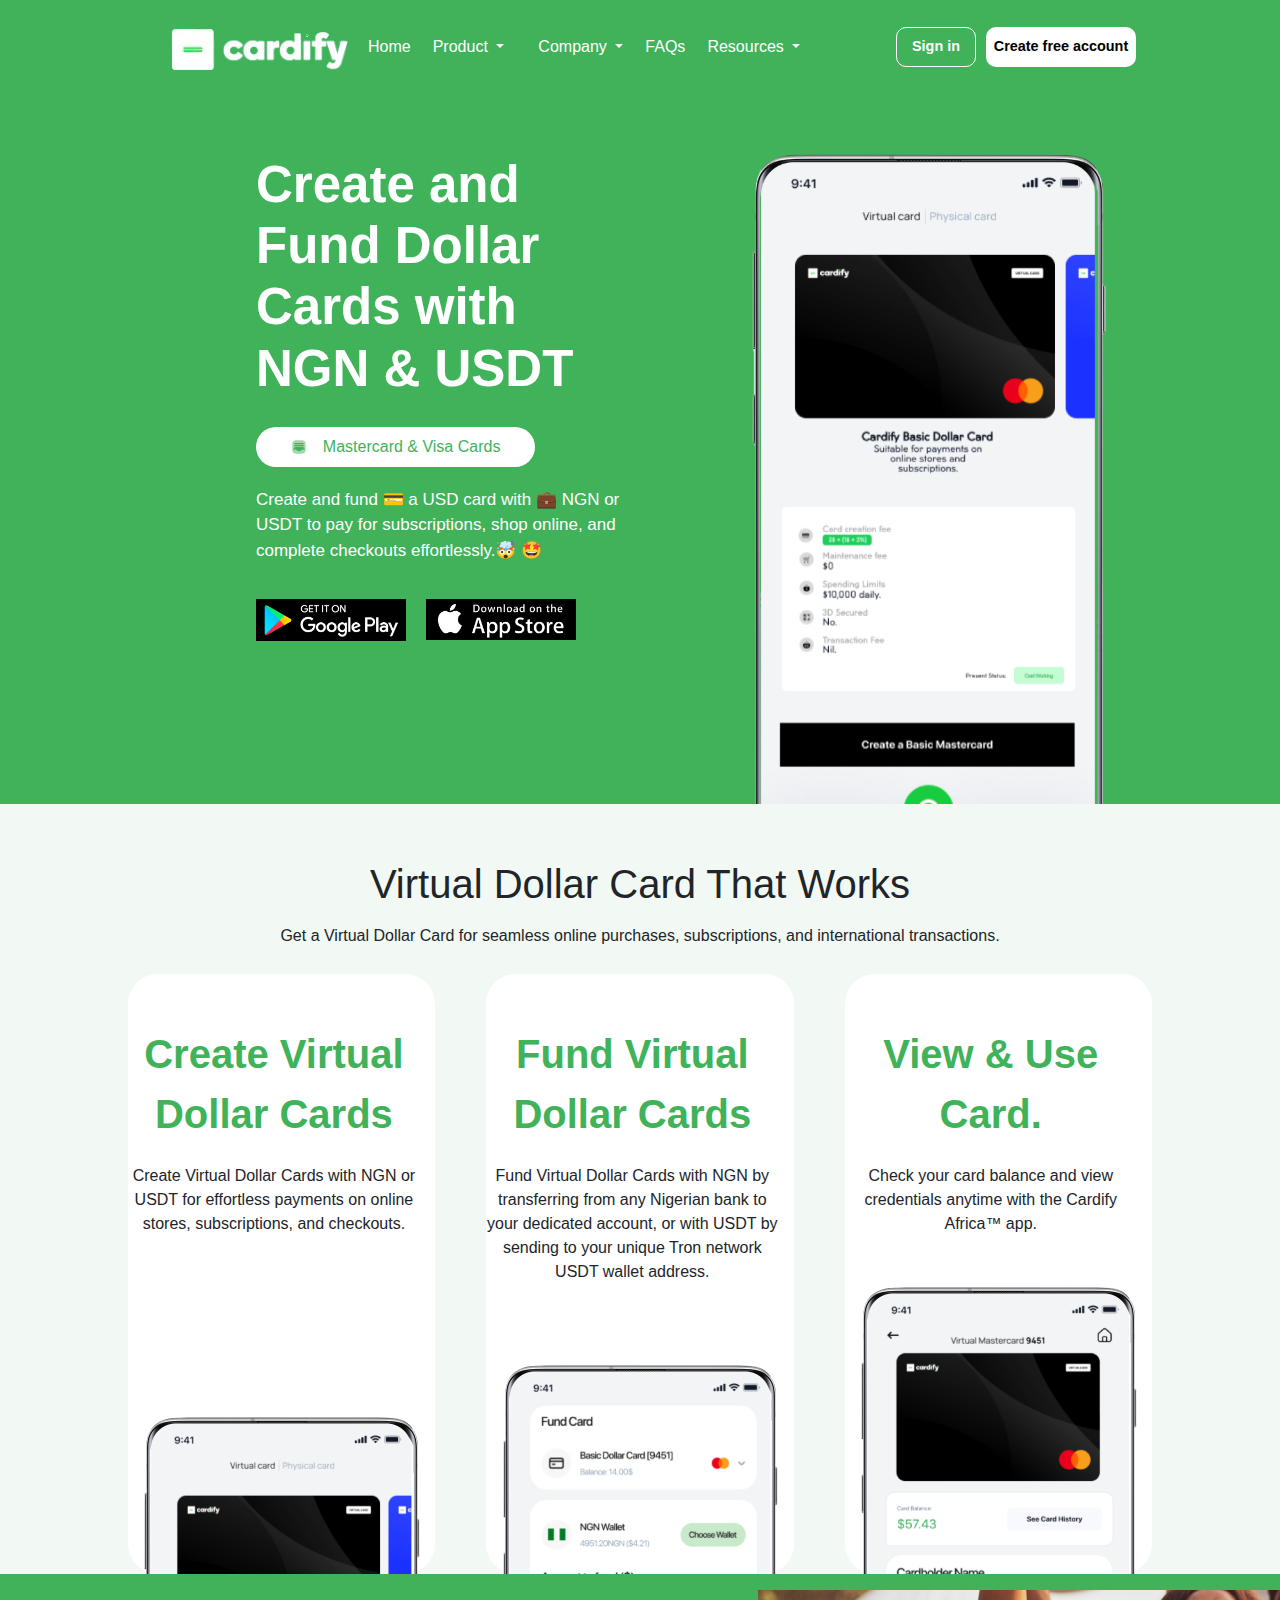
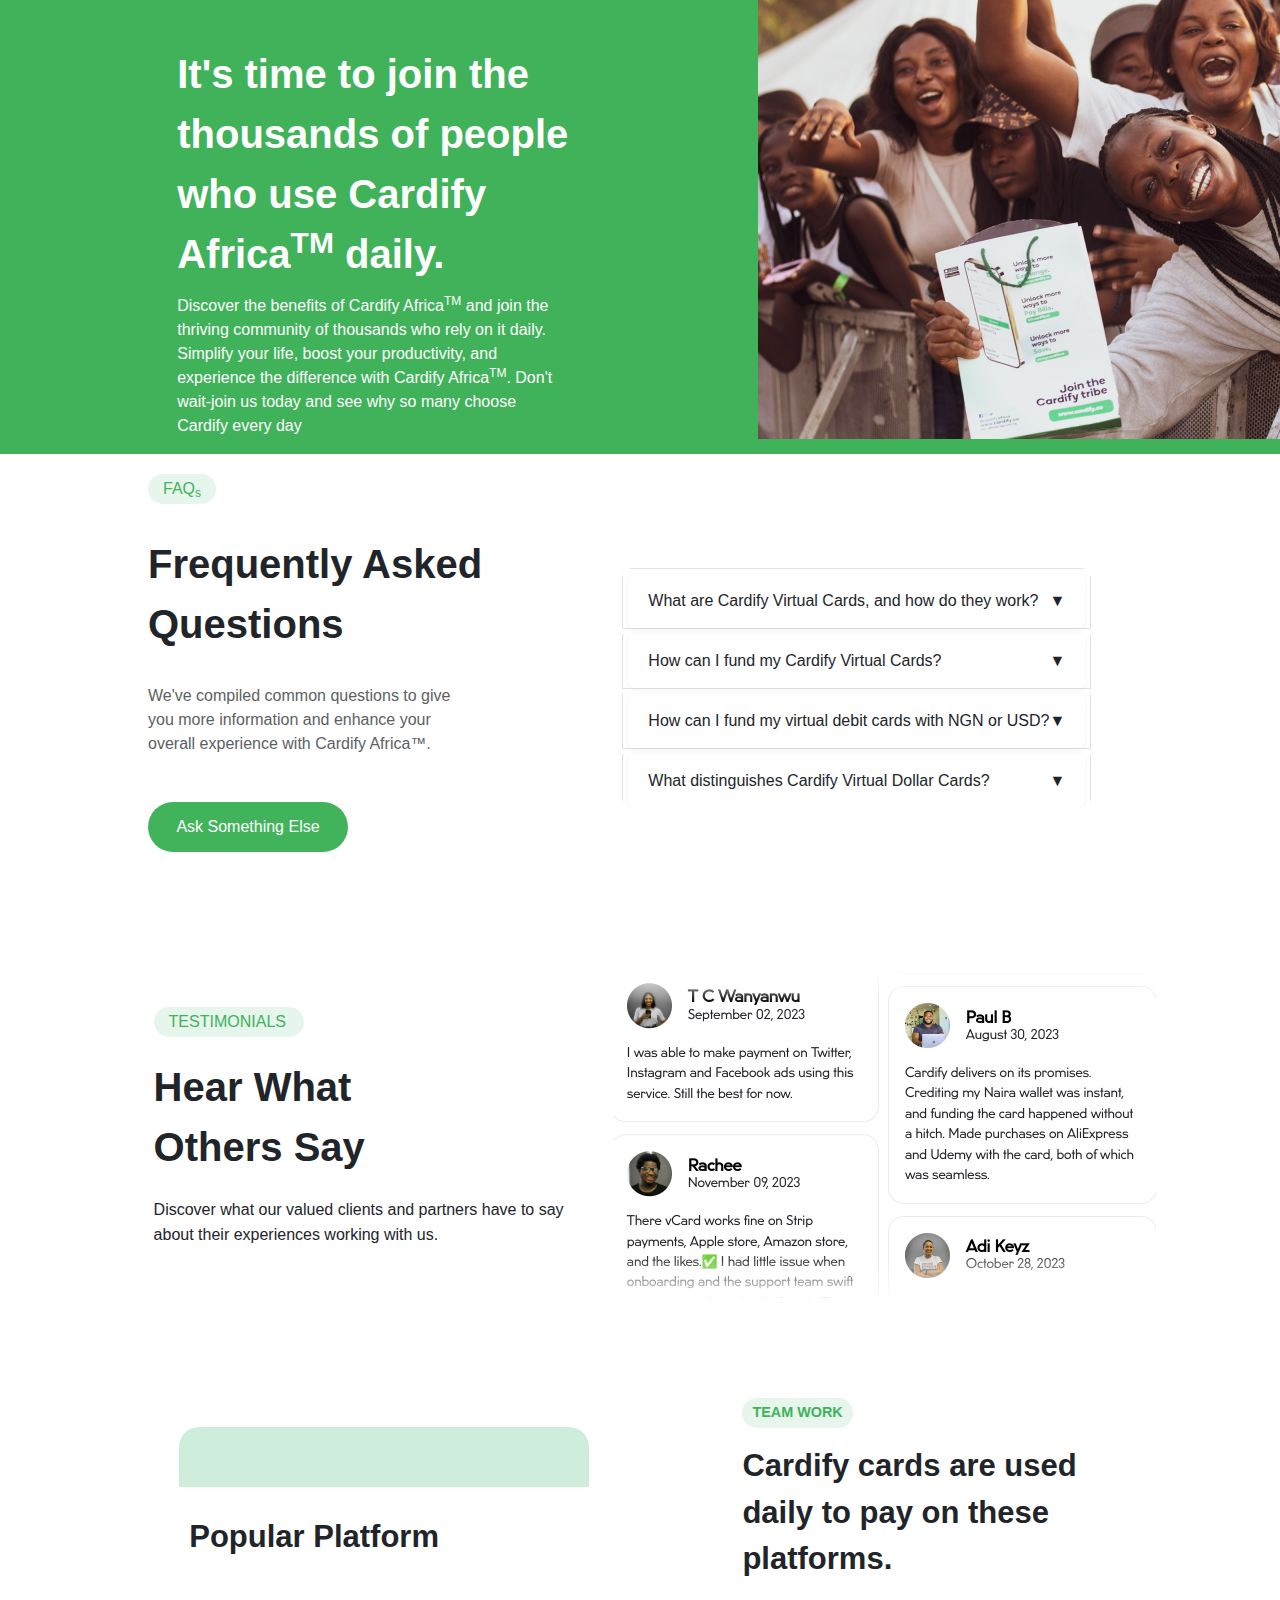
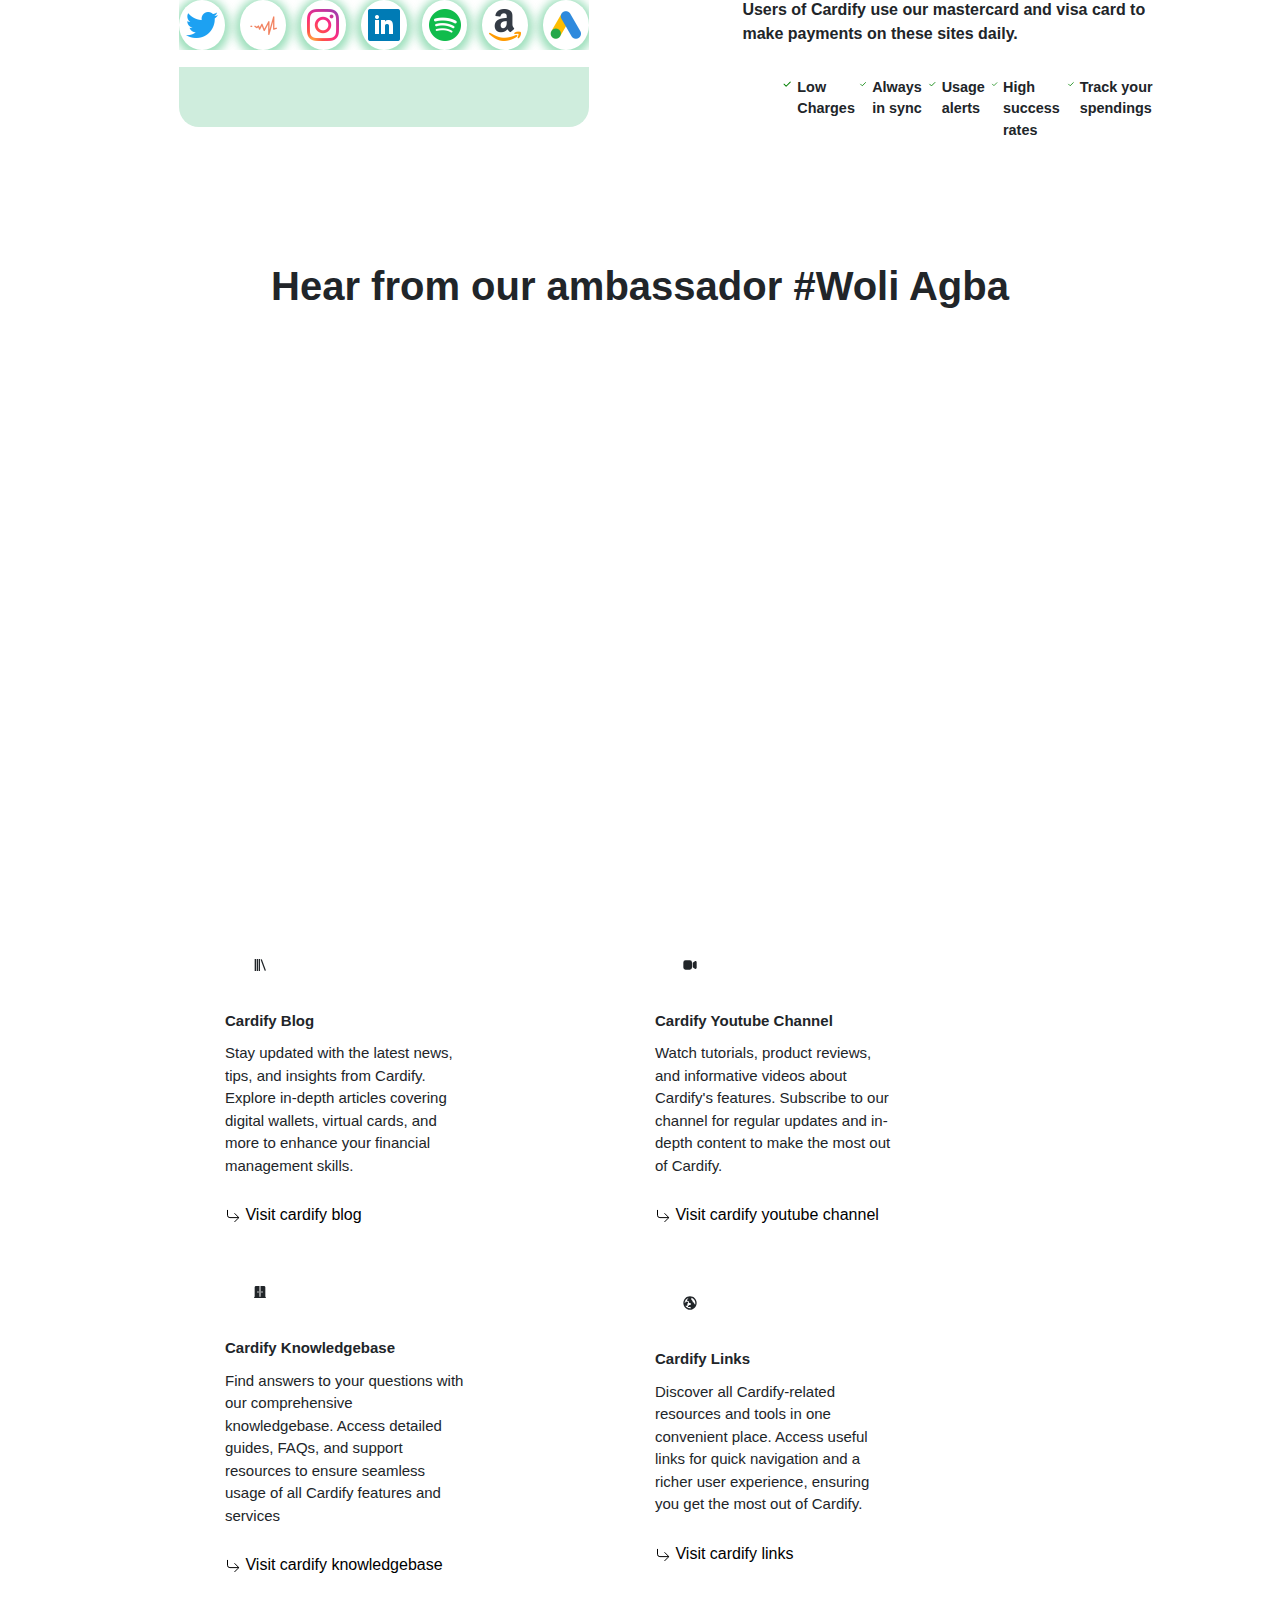
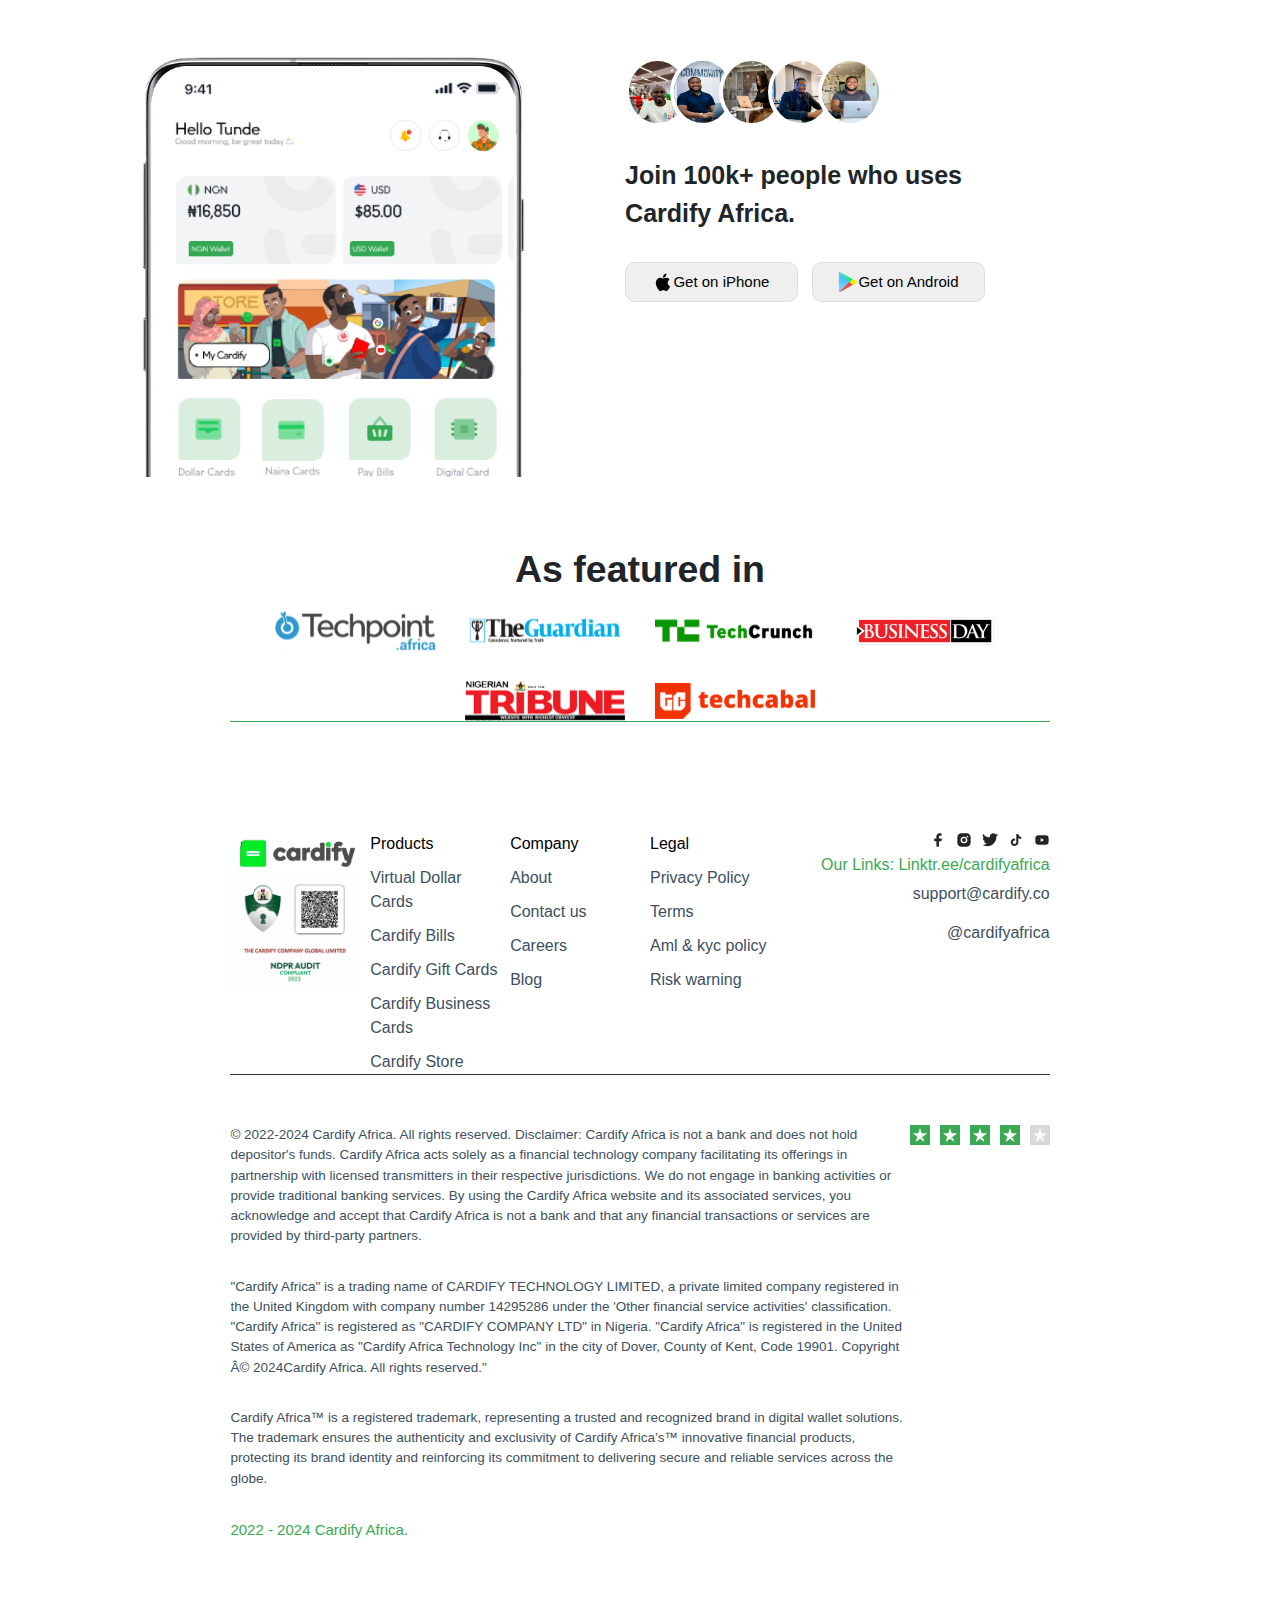
<file: debit/debit.html>
<!DOCTYPE html>
<html lang="en">
<head>
    <meta charset="UTF-8">
    <meta name="viewport" content="width=device-width, initial-scale=1.0">
    <title>Cards - Cardify Africa: Create & Fund Virtual Dollar Cards with NGN & USDT | Buy & Sell Gift Cards, Pay Bills, Digital Business Cards in Nigeria</title>
    <link rel="stylesheet" href="debit.css">
    <link rel="icon" href="icon.png">
    <link href="https://cdn.jsdelivr.net/npm/bootstrap@5.3.3/dist/css/bootstrap.min.css" rel="stylesheet" integrity="sha384-QWTKZyjpPEjISv5WaRU9OFeRpok6YctnYmDr5pNlyT2bRjXh0JMhjY6hW+ALEwIH" crossorigin="anonymous">
    <style>
        body{
            margin: 0;
            font-family: var(--bs-body-font-family);
            font-size: var(--bs-body-font-size);
            font-weight: var(--bs-body-font-weight);
            line-height: var(--bs-body-line-height);
            color: var(--bs-body-color);
            text-align: var(--bs-body-text-align);
            -webkit-text-size-adjust: 100%;
            -webkit-tap-highlight-color: transparent;
            overflow-x: hidden;
        }
        .color{
            background-color: #F2F8F3;
            width: 100%;
        }
        .green{
            background-color: #3FB25A;
            color: white;
        }
        header a{
            color: white;
            text-decoration: none;
        }
        #he{
            display:none;
        }
        .bg-body-tertiary {
            --bs-bg-opacity: 1;
            background-color: #3FB25A;
        }
        .drop-btn{
          display: flex;
          justify-content: space-between;
          gap: 20px;
          align-items: center;
          flex-direction: column;
      }
      .drop-btn button{
          width: 100%;
      }
      @media (max-width:1000px){
        main{
          margin-left: 10%;
          margin-right: 10%;
        }
        header{
            display:none;
        }
        
        #he{
            display:block;
            background-color: #3FB25A;

        }
        #he a{
          color: black;
        }
        #he a:hover{
          color: #3FB25A;
        }
        .bg-body-tertiary {
            --bs-bg-opacity: 1;
            background-color: #3FB25A;
        }
        
        .fixed-top {
            position: relative;
            top: 0;
            right: 0;
            left: 0;
            z-index: 1030;
        }
        .drop-btn{
          display: flex;
          justify-content: space-between;
          gap: 20px;
          align-items: center;
          flex-direction: column;
      }
      .drop-btn button{
          width: 100%;
      }
    }
    </style>
</head>
<body>
    <div class="green">
        <header>
            <div class="head">
                <div class="left">
                    <img src="debit.png" alt="">
                    <a href="../index.html">Home</a>
                        <div class="dropdown">
                            <button class="btn btn-primary dropdown-toggle" type="button" data-bs-toggle="dropdown" aria-expanded="false" id="drop">
                              Product
                            </button>
                            <div id="dropdown">
                                <ul class="dropdown-menu">
                                    <li><button class="dropdown-item" type="button" style="background-color: white;">
                                        <a href="debit.html">
                                            <img src="../peep/cheat.png" alt="" srcset="">
                                        </a>
    
                                    </button></li>
                                  </ul>
                            </div>
                          </div>
                        <div class="dropdown">
                            <button class="btn btn-primary dropdown-toggle" type="button" data-bs-toggle="dropdown" aria-expanded="false" id="drop">
                              Company
                            </button>
                            <ul class="dropdown-menu" id="dropdown">
                              <li><button class="dropdown-item" type="button" style="background-color: white;">
                                <img src="../peep/cheat2.png" alt="" srcset="">
                              </button></li>
                            </ul>
                          </div>
                    <a href="#">FAQs</a>
                    <div class="dropdown">
                      <button class="btn btn-primary dropdown-toggle" type="button" data-bs-toggle="dropdown" aria-expanded="false" id="drop">
                        Resources
                      </button>
                      <ul class="dropdown-menu" id="dropdown">
                        <li><button class="dropdown-item" type="button" style="background-color: white;">
                          <img src="../peep/cheat3.png" alt="" srcset="">
                        </button></li>
                      </ul>
                    </div>
                </div>
                <div class="right">
                    <a href="login/login.html"><button id="one">Sign in</button>  </a>
                    <a href="signup/signup.html"><button id="two">Create free account</button></a>
                </div>
            </div>
        </header>
        <div class="another-head">
          
          <nav class="navbar fixed-top" id="he">
            <div class="container-fluid">
              <a class="navbar-brand" href="#"><img src="img/cardify.png" alt=""></a>
              <button class="navbar-toggler" type="button" data-bs-toggle="offcanvas" data-bs-target="#offcanvasNavbar" aria-controls="offcanvasNavbar" aria-label="Toggle navigation">
                <span  style="border: white;" class="navbar-toggler-icon"></span>
              </button>
              <div class="offcanvas offcanvas-end" tabindex="-1" id="offcanvasNavbar" aria-labelledby="offcanvasNavbarLabel">
                <div class="offcanvas-header">
                  <h5 class="offcanvas-title" id="offcanvasNavbarLabel"><img src="img/cardify.png" alt=""></h5>
                  <button type="button" class="btn-close" data-bs-dismiss="offcanvas" aria-label="Close"></button>
                </div>
                <div class="offcanvas-body">
                  <ul class="navbar-nav justify-content-end flex-grow-1 pe-3">
                    <li class="nav-item">
                      <a class="nav-link active" aria-current="page" href="#">Home</a>
                    </li>
                    
                    <li class="nav-item dropdown">
                      <a class="nav-link dropdown-toggle" href="#" role="button" data-bs-toggle="dropdown" aria-expanded="false">
                        Product
                      </a>
                      <ul class="dropdown-menu">
                        <li><a class="dropdown-item" href="../debit/debit.html" style="background-color: white;">Dollar Cards</a></li>
                        <li><a class="dropdown-item" href="#" style="background-color: white;">Digital Cards</a></li>
                        <li><a class="dropdown-item" href="#" style="background-color: white;">Bills</a></li>
                        <li><a class="dropdown-item" href="#" style="background-color: white;">Cardify Store</a></li>
                        <li><a class="dropdown-item" href="#" style="background-color: white;">Gift Cards</a></li>
                       
                      </ul>
                    </li>
                    <li class="nav-item dropdown">
                      <a class="nav-link dropdown-toggle" href="#" role="button" data-bs-toggle="dropdown" aria-expanded="false">
                        Company
                      </a>
                      <ul class="dropdown-menu">
                        <li><a class="dropdown-item" href="#" style="background-color: white;">About us</a></li>
                        <li><a class="dropdown-item" href="#" style="background-color: white;">Contact Cards</a></li>
                        <li><a class="dropdown-item" href="#" style="background-color: white;">Career</a></li>
                      </ul>
                    </li>
                    <li class="nav-item">
                      <a class="nav-link active" aria-current="page" href="../faq/faq.html">FAQs</a>
                    </li>
                    <li class="nav-item dropdown">
                      <a class="nav-link dropdown-toggle" href="#" role="button" data-bs-toggle="dropdown" aria-expanded="false">
                        Resources
                      </a>
                      <ul class="dropdown-menu">
                        <li><a class="dropdown-item" href="#" style="background-color: white;">Blogs</a></li>
                        <li><a class="dropdown-item" href="#" style="background-color: white;">Youtube Channel</a></li>
                        <li><a class="dropdown-item" href="#" style="background-color: white;">Knowledgebase</a></li>
                        <li><a class="dropdown-item" href="#" style="background-color: white;">Links</a></li>
                        <li><a class="dropdown-item" href="#" style="background-color: white;">Cardify CSR</a></li>
                        <li><a class="dropdown-item" href="#" style="background-color: white;">Brand Assests</a></li>
                        <li><a class="dropdown-item" href="#" style="background-color: white;">Cardify Event Videos</a></li>
                        <li><a class="dropdown-item" href="#" style="background-color: white;">Cardify Ambassador</a></li>
                        <li><a class="dropdown-item" href="#" style="background-color: white;">Humans of Cardify</a></li>
                      </ul>
                    </li>
                  </ul>
                  <div id="drop-btn">
                    <a href="login/login.html">
                      <button id="one">Sign in</button>
                    </a>
                    <a href="signup/signup.html">
                      <button id="two">Create free account</button>
                    </a>
                  </div>
                </div>
              </div>
            </div>
          </nav>
        </div>
    
        <main>
            <div class="main-left">
                <h1>Create and Fund Dollar Cards with NGN & USDT </h1>
                <div class="master">
                    <span>
                        <svg xmlns="http://www.w3.org/2000/svg" width="1em" height="1em" viewBox="0 0 24 24">
                            <path fill="currentColor" d="M3.464 20.536C4.93 22 7.286 22 12 22c4.714 0 7.071 0 8.535-1.465C22 19.072 22 16.714 22 12s0-7.071-1.465-8.536C19.072 2 16.714 2 12 2S4.929 2 3.464 3.464C2 4.93 2 7.286 2 12c0 4.714 0 7.071 1.464 8.535" opacity="0.5"></path>
                            <path fill="currentColor" d="M5 8.5v-1A1.5 1.5 0 0 1 6.5 6h11A1.5 1.5 0 0 1 19 7.5v1a2.489 2.489 0 0 0-1.5-.5h-11c-.563 0-1.082.186-1.5.5m0 3v-1A1.5 1.5 0 0 1 6.5 9h11a1.5 1.5 0 0 1 1.5 1.5v1a2.49 2.49 0 0 0-1.5-.5h-11a2.49 2.49 0 0 0-1.5.5M20.75 15a.75.75 0 0 0-.75-.75h-1.02v-1A1.5 1.5 0 0 0 17.5 12h-11a1.5 1.5 0 0 0-1.48 1.25v1H4a.75.75 0 0 0 0 1.5h2.301c.87 0 1.098.013 1.293.092l.061.027c.19.09.355.25.943.889l.036.038l.075.083c.438.476.783.852 1.236 1.08c.084.041.17.08.258.113c.474.18.985.179 1.631.178h.218c.611 0 1.094.001 1.547-.161c.084-.03.167-.064.248-.103c.434-.205.775-.547 1.207-.98l.075-.074l.23-.23c.621-.621.793-.775.991-.857c.198-.082.428-.095 1.307-.095H20a.75.75 0 0 0 .75-.75"></path>
                        </svg>
                    </span>
                    <span>Mastercard & Visa Cards</span>
                </div>
                <p>
                    Create and fund 💳 a USD card with 💼 NGN or USDT to pay for subscriptions, shop online, and complete checkouts effortlessly.🤯 🤩
                </p>
                <div class="store">
                    <div class="gstore"><img src="img/google.png" alt=""></div>
                    <div class="astore"><img src="img/apple.png" alt=""></div>
                </div>
            </div>
            <div class="main-right">
                <div>
                    <img src="img/phone1.svg" alt="">
                </div>
            </div>
            <div class="shopper">
                <img src="img/coin.png" alt="">
            </div>
        </main>
    </div>
    <div class="color">
        <section>
            <b>Virtual Dollar Card That Works</b>
            <p>Get a Virtual Dollar Card for seamless online purchases, subscriptions, and international transactions.</p>
            <div class="cont">
                <div class="box">
                    <b>
                        Create Virtual Dollar Cards
                    </b>
                    <p>Create Virtual Dollar Cards with NGN or USDT for effortless payments on online stores, subscriptions, and checkouts.</p>
                    <div id="first">
                        <img src="img/p1.svg" alt="">
                    </div>
                </div>
                <div class="box">
                    <b>Fund Virtual Dollar Cards</b>
                    <p>Fund Virtual Dollar Cards with NGN by transferring from any Nigerian bank to your dedicated account, or with USDT by sending to your unique Tron network USDT wallet address.</p>
                    <div id="second">
                        <img src="img/p2.svg" alt="">
                    </div>
                </div>
                <div class="box">
                    <b>View & Use Card.</b>
                    <p>Check your card balance and view credentials anytime with the Cardify Africa™ app.</p>
                    <div id="third">
                        <img src="img/p3.svg" alt="">
                    </div>
                </div>
            </div>
        </section>
    </div>
    <div class="third-pg">
      <div class="third-head">
        <b>It's time to join the thousands of people who use Cardify Africa<sup>TM</sup> daily.</b>
        <p>Discover the benefits of Cardify Africa<sup>TM</sup> and join the thriving community of thousands who rely on it daily. Simplify your life, boost your productivity, and experience the difference with Cardify Africa<sup>TM</sup>. Don't wait-join us today and see why so many choose Cardify every day</p>
        
      </div>
      <div class="third-img">
        <img src="img/people.png" alt="">
      </div>
      <div>
        
      </div>
    </div>

    <div class="fourth-pg">
      <div class="left">
        <div id="small-faq">
          <span>FAQ<sub>s</sub></span>
        </div>
        <b>Frequently Asked Questions</b>
        <p>We've compiled common questions to give you more information and enhance your overall experience with Cardify Africa™.</p>
        <button>Ask Something Else</button>
      </div>
      <div class="right">
        <div class="accordion">
          <div class="accordion-item">
              <input type="checkbox" name="accordion" id="accordion1">
              <label for="accordion1" class="accordion-header">
                  What are Cardify Virtual Cards, and how do they work?
                  <span class="arrow"></span>
              </label>
              <div class="accordion-body">
                  <p>"Cardify Virtual Cards, offered by Cardify Africa™, allow users to create virtual debit cards for seamless international online payments. These virtual cards can be funded from your NGN or USD wallets and are available in two types: the Basic Dollar Card (Mastercard) and the Standard Dollar Card (Visa). Use them for purchases at any online checkout where debit cards are accepted."</p>
              </div>
          </div>
      
          <div class="accordion-item">
              <input type="checkbox" name="accordion" id="accordion2">
              <label for="accordion2" class="accordion-header">
                  How can I fund my Cardify Virtual Cards?
                  <span class="arrow"></span>
              </label>
              <div class="accordion-body">
                  <p>Funding your Cardify Virtual Cards is easy and convenient. You can use the funds in your NGN or USD wallets to create and load your virtual debit cards. This allows you to allocate a specific amount from your existing wallets to your virtual cards, providing a dedicated balance for online transactions.</p>
              </div>
          </div>
      
          <div class="accordion-item">
              <input type="checkbox" name="accordion" id="accordion3">
              <label for="accordion3" class="accordion-header">
                  How can I fund my virtual debit cards with NGN or USD?
                  <span class="arrow"></span>
              </label>
              <div class="accordion-body">
                  <p>You can fund your virtual debit cards using your NGN or USDT wallets, allowing you to convert and allocate funds as needed for your online purchases.</p>
              </div>
          </div>
      
          <div class="accordion-item">
              <input type="checkbox" name="accordion" id="accordion4">
              <label for="accordion4" class="accordion-header">
                  What distinguishes Cardify Virtual Dollar Cards?
                  <span class="arrow"></span>
              </label>
              <div class="accordion-body">
                  <p>Cardify Virtual Dollar Cards are digital debit cards that users can create and fund with NGN and USDT. Available as Basic Dollar Cards (Mastercard) and Standard Dollar Cards (Visa), they facilitate seamless international online purchases, ensuring smooth cross-border spending.</p>
              </div>
          </div>
      </div>
      
      </div>
       
      </div>
    </div>

    <div class="fifth-pg">
      <div id="left">
        <div id="small-faq">
          <span>TESTIMONIALS</span>
        </div>

        <b>Hear What Others Say</b>
        <p>Discover what our valued clients and partners have to say about their experiences working with us.</p>
      </div>
      

      <div id="right">
        <img src="img/slide.png" alt="">
        <img src="img/slide2.png" alt="">
      </div>
    </div>

    <div class="fifth-pg-cont">
      <div class="left">
        <div class="left-inner">
          <div class="pop">
            <b style="margin: 10px;">Popular Platform</b>
            <div class="slide">
              <div>
                <img src="slide/1.png" alt="">
              </div>
              <div>
                <img src="slide/2.png" alt="">
              </div>              
              <div>
                <img src="slide/3.png" alt="">
              </div>
              <div>
                <img src="slide/4.png" alt="">
              </div>
              <div>
                <img src="slide/5.png" alt="">
              </div>
              <div>
                <img src="slide/6.png" alt="">
              </div>
              <div>
                <img src="slide/7.png" alt="">
              </div>
            </div>

          </div>
        </div>
      </div>
      <div class="right">
        <div id="small-faq">
          <span style="margin: 10px;">TEAM WORK</span>
        </div>
        <b>Cardify cards are used daily to pay on these platforms.</b>
        <p>Users of Cardify use our mastercard and visa card to make payments on these sites daily.</p>

        <ul id="ul">
          <li>
            <svg xmlns="http://www.w3.org/2000/svg" width="1em" height="1em" viewBox="0 0 24 24">
              <path fill="none" stroke="currentColor" stroke-linecap="round" stroke-linejoin="round" stroke-width="2.5" d="M20 7L10 17l-5-5"></path>
            </svg>
            <span>Low Charges</span>
          </li>
          <li>
            <svg xmlns="http://www.w3.org/2000/svg" width="1em" height="1em" viewBox="0 0 24 24">
              <path fill="none" stroke="currentColor" stroke-linecap="round" stroke-linejoin="round" stroke-width="2.5" d="M20 7L10 17l-5-5"></path>
            </svg>
            <span>Always in sync</span>
          </li>
          <li>
            <svg xmlns="http://www.w3.org/2000/svg" width="1em" height="1em" viewBox="0 0 24 24">
              <path fill="none" stroke="currentColor" stroke-linecap="round" stroke-linejoin="round" stroke-width="2.5" d="M20 7L10 17l-5-5"></path>
            </svg>
            <span>Usage alerts</span>
          </li>
          <li>
            <svg xmlns="http://www.w3.org/2000/svg" width="1em" height="1em" viewBox="0 0 24 24">
              <path fill="none" stroke="currentColor" stroke-linecap="round" stroke-linejoin="round" stroke-width="2.5" d="M20 7L10 17l-5-5"></path>
            </svg>
            <span>High success rates</span>
          </li>
          <li>
            <svg xmlns="http://www.w3.org/2000/svg" width="1em" height="1em" viewBox="0 0 24 24">
              <path fill="none" stroke="currentColor" stroke-linecap="round" stroke-linejoin="round" stroke-width="2.5" d="M20 7L10 17l-5-5"></path>
            </svg>
            <span>Track your spendings</span>
          </li>
        </ul>
      </div>
    </div>
    <div class="last">
    <b>Hear from our ambassador #Woli Agba</b>
      <iframe id="v-video" width="914" height="514" src="https://www.youtube.com/embed/avxS8s-sNGY" title="Woli Agba: Using Cardify Africa Dollar Cards" frameborder="0" allow="accelerometer; autoplay; clipboard-write; encrypted-media; gyroscope; picture-in-picture; web-share" referrerpolicy="strict-origin-when-cross-origin" allowfullscreen=""></iframe>
    </div>
    <div class="sixth-pg">
      <div class="six">
        <div class="six-inner">
          <div class="six-box">
            <svg xmlns="http://www.w3.org/2000/svg" width="1em" height="1em" viewBox="0 0 24 24"><path fill="currentColor" d="M7 3h2v18H7zM4 3h2v18H4zm6 0h2v18h-2zm9.062 17.792l-6.223-16.89l1.877-.692l6.223 16.89z"></path></svg>
          </div>
          <div class="six-card-box">
            <b>Cardify Blog</b>
            <p>Stay updated with the latest news, tips, and insights from Cardify. Explore in-depth articles covering digital wallets, virtual cards, and more to enhance your financial management skills.</p>
            <a href="#">
              <svg xmlns="http://www.w3.org/2000/svg" width="1em" height="1em" viewBox="0 0 24 24"><g fill="none" stroke="currentColor" stroke-linecap="round" stroke-linejoin="round" stroke-width="1.5"><path d="m14.68 20.5l5.21-5.21a1.212 1.212 0 0 0 0-1.724l-5.21-5.209"></path><path d="M3.751 3.5v7.286a3.643 3.643 0 0 0 3.643 3.643h12.847"></path></g></svg>
              Visit cardify blog
            </a>
          </div>
        </div>
        <div class="six-inner">
          <div class="six-box">
            <svg xmlns="http://www.w3.org/2000/svg" width="1em" height="1em" viewBox="0 0 24 24"><path fill="currentColor" d="M2 8.25A3.25 3.25 0 0 1 5.25 5h6.5A3.25 3.25 0 0 1 15 8.25v7.5A3.25 3.25 0 0 1 11.75 19h-6.5A3.25 3.25 0 0 1 2 15.75zm17.257 9.438L16 15.44V8.562l3.257-2.249c1.161-.802 2.745.03 2.745 1.44v8.495c0 1.41-1.584 2.242-2.745 1.44"></path></svg>
          </div>
          <div class="six-card-box">
            <b>Cardify Youtube Channel</b>
            <p>Watch tutorials, product reviews, and informative videos about Cardify's features. Subscribe to our channel for regular updates and in-depth content to make the most out of Cardify.</p>
            <a href="#">
              <svg xmlns="http://www.w3.org/2000/svg" width="1em" height="1em" viewBox="0 0 24 24"><g fill="none" stroke="currentColor" stroke-linecap="round" stroke-linejoin="round" stroke-width="1.5"><path d="m14.68 20.5l5.21-5.21a1.212 1.212 0 0 0 0-1.724l-5.21-5.209"></path><path d="M3.751 3.5v7.286a3.643 3.643 0 0 0 3.643 3.643h12.847"></path></g></svg>
              Visit cardify youtube channel
            </a>
          </div>
        </div>
        <div class="six-inner">
          <div class="six-box">
            <svg xmlns="http://www.w3.org/2000/svg" width="1em" height="1em" viewBox="0 0 24 24"><path fill="currentColor" d="M20 19V5c0-1.1-.9-2-2-2h-5.25v16h-1.5V3H6c-1.1 0-2 .9-2 2v14c-.55 0-1 .45-1 1s.45 1 1 1h16c.55 0 1-.45 1-1s-.45-1-1-1M9 13c-.55 0-1-.45-1-1s.45-1 1-1s1 .45 1 1s-.45 1-1 1m6 0c-.55 0-1-.45-1-1s.45-1 1-1s1 .45 1 1s-.45 1-1 1"></path></svg>
          </div>
          <div class="six-card-box">
            <b>Cardify Knowledgebase</b>
            <p>Find answers to your questions with our comprehensive knowledgebase. Access detailed guides, FAQs, and support resources to ensure seamless usage of all Cardify features and services</p>
            <a href="#">
              <svg xmlns="http://www.w3.org/2000/svg" width="1em" height="1em" viewBox="0 0 24 24"><g fill="none" stroke="currentColor" stroke-linecap="round" stroke-linejoin="round" stroke-width="1.5"><path d="m14.68 20.5l5.21-5.21a1.212 1.212 0 0 0 0-1.724l-5.21-5.209"></path><path d="M3.751 3.5v7.286a3.643 3.643 0 0 0 3.643 3.643h12.847"></path></g></svg>
              Visit cardify knowledgebase
            </a>
          </div>
        </div>
        <div class="six-inner">
          <div class="six-box">
            <svg xmlns="http://www.w3.org/2000/svg" width="1em" height="1em" viewBox="0 0 24 24"><path fill="currentColor" d="M12 20q.45 0 .863-.05t.837-.15L12.5 18H9v-1l2-2h2v-3h-2l-1-1V9H7.8V7.275l2-2.95Q7.275 5.05 5.637 7.15T4 12h1v-2h4v2l-1 1v3H5.075q1.05 1.8 2.875 2.9T12 20m7.6-5.55q.2-.575.3-1.187T20 12q0-2.8-1.7-4.937T14 4.25V7l2 2v2h1.175zM12 22q-2.075 0-3.9-.788t-3.175-2.137T2.788 15.9T2 12t.788-3.9t2.137-3.175T8.1 2.788T12 2t3.9.788t3.175 2.137T21.213 8.1T22 12t-.788 3.9t-2.137 3.175t-3.175 2.138T12 22"></path></svg>
          </div>
          <div class="six-card-box">
            <b>Cardify Links</b>
            <p>Discover all Cardify-related resources and tools in one convenient place. Access useful links for quick navigation and a richer user experience, ensuring you get the most out of Cardify.</p>
            <a href="#">
              <svg xmlns="http://www.w3.org/2000/svg" width="1em" height="1em" viewBox="0 0 24 24"><g fill="none" stroke="currentColor" stroke-linecap="round" stroke-linejoin="round" stroke-width="1.5"><path d="m14.68 20.5l5.21-5.21a1.212 1.212 0 0 0 0-1.724l-5.21-5.209"></path><path d="M3.751 3.5v7.286a3.643 3.643 0 0 0 3.643 3.643h12.847"></path></g></svg>
              Visit cardify links
            </a>
          </div>
        </div>
      </div>
      <div class="second-six">
        <div class="sec-six-img">
          <img src="-/7.png" alt="">
        </div>
        <div class="second-six-inner">
          <div class="round-img">
            <img src="peep/1.jpeg" alt="">
            <img src="peep/2.jpeg" alt="">
            <img src="peep/3.jpeg" alt="">
            <img src="peep/4.jpeg" alt="">
            <img src="peep/5.jpeg" alt="">
          </div>
          <b>Join 100k+ people who uses Cardify Africa.</b>
          <span>
            <button> <img src="peep/apple.png" alt="">Get on iPhone</button>
            <button> <img src="peep/play.png" alt="">Get on Android</button>
          </span>
        </div>
      </div>
      <h1>As featured in</h1>
    </div>
    <div class="seventh-pg">
      <section>
        <div class="tech">
          <img src="peep/1.svg" alt="">
          <img src="peep/2.svg" alt="">
          <img src="peep/3.svg" alt="">
          <img src="peep/4.png" alt="">
          <img src="peep/5.svg" alt="">
          <img src="peep/6.svg" alt="">
        </div>
      </section>

      <main>

        <div id="first">
          <img src="img/cardify.png" alt="">
          <img src="peep/logo.jpg" alt="">
        </div>
        <div id="sec">
          <div>Products</div>
          <div>Virtual Dollar Cards</div>
          <div>Cardify Bills</div>
          <div>Cardify Gift Cards</div>
          <div>Cardify Business Cards</div>
          <div>Cardify Store</div>
        </div>
        <div id="sec">
          <div>Company</div>
          <div>About</div>
          <div>Contact us</div>
          <div>Careers</div>
          <div>Blog</div>
        </div>
        <div id="sec">
          <div>Legal</div>
          <div>Privacy Policy</div>
          <div>Terms</div>
          <div>Aml & kyc policy</div>
          <div>Risk warning</div>
        </div>
        <div id="three">
          <span>
            <svg xmlns="http://www.w3.org/2000/svg" width="1em" height="1em" viewBox="0 0 24 24"><path fill="currentColor" d="M9.602 21.026v-7.274H6.818a.545.545 0 0 1-.545-.545V10.33a.545.545 0 0 1 .545-.545h2.773V7a4.547 4.547 0 0 1 4.86-4.989h2.32a.556.556 0 0 1 .557.546v2.436a.557.557 0 0 1-.557.545h-1.45c-1.566 0-1.867.742-1.867 1.833v2.413h3.723a.533.533 0 0 1 .546.603l-.337 2.888a.545.545 0 0 1-.545.476h-3.364v7.274a.962.962 0 0 1-.975.974h-1.937a.961.961 0 0 1-.963-.974"></path></svg>
            <svg xmlns="http://www.w3.org/2000/svg" width="1em" height="1em" viewBox="0 0 24 24"><path fill="currentColor" d="M13.028 2c1.125.003 1.696.009 2.189.023l.194.007c.224.008.445.018.712.03c1.064.05 1.79.218 2.427.465c.66.254 1.216.598 1.772 1.153a4.908 4.908 0 0 1 1.153 1.772c.247.637.415 1.363.465 2.428c.012.266.022.487.03.712l.006.194c.015.492.021 1.063.023 2.188l.001.746v1.31a78.831 78.831 0 0 1-.023 2.188l-.006.194c-.008.225-.018.446-.03.712c-.05 1.065-.22 1.79-.466 2.428a4.883 4.883 0 0 1-1.153 1.772a4.915 4.915 0 0 1-1.772 1.153c-.637.247-1.363.415-2.427.465a72.11 72.11 0 0 1-.712.03l-.194.006c-.493.014-1.064.021-2.189.023l-.746.001h-1.309a78.43 78.43 0 0 1-2.189-.023l-.194-.006a63.036 63.036 0 0 1-.712-.031c-1.064-.05-1.79-.218-2.428-.465a4.889 4.889 0 0 1-1.771-1.153a4.904 4.904 0 0 1-1.154-1.772c-.247-.637-.415-1.363-.465-2.428a74.1 74.1 0 0 1-.03-.712l-.005-.194A79.047 79.047 0 0 1 2 13.028v-2.056a78.82 78.82 0 0 1 .022-2.188l.007-.194c.008-.225.018-.446.03-.712c.05-1.065.218-1.79.465-2.428A4.88 4.88 0 0 1 3.68 3.678a4.897 4.897 0 0 1 1.77-1.153c.638-.247 1.363-.415 2.428-.465c.266-.012.488-.022.712-.03l.194-.006a79 79 0 0 1 2.188-.023zM12 7a5 5 0 1 0 0 10a5 5 0 0 0 0-10m0 2a3 3 0 1 1 .001 6a3 3 0 0 1 0-6m5.25-3.5a1.25 1.25 0 0 0 0 2.5a1.25 1.25 0 0 0 0-2.5"></path></svg>
            <svg xmlns="http://www.w3.org/2000/svg" width="1em" height="1em" viewBox="0 0 24 24"><path fill="currentColor" fill-rule="evenodd" d="M24 4.309a9.8 9.8 0 0 1-2.828.775a4.94 4.94 0 0 0 2.165-2.724a9.9 9.9 0 0 1-3.127 1.196a4.925 4.925 0 0 0-8.39 4.49A13.97 13.97 0 0 1 1.671 2.9a4.9 4.9 0 0 0-.667 2.476c0 1.708.869 3.216 2.191 4.099A4.94 4.94 0 0 1 .964 8.86v.06a4.926 4.926 0 0 0 3.95 4.829a5 5 0 0 1-2.224.085a4.93 4.93 0 0 0 4.6 3.42a9.9 9.9 0 0 1-6.115 2.107q-.597 0-1.175-.068a13.95 13.95 0 0 0 7.548 2.212c9.057 0 14.009-7.503 14.009-14.01q0-.32-.014-.636A10 10 0 0 0 24 4.309"></path></svg>
            <svg xmlns="http://www.w3.org/2000/svg" width="1em" height="1em" viewBox="0 0 24 24"><path fill="currentColor" d="M16.6 5.82s.51.5 0 0A4.278 4.278 0 0 1 15.54 3h-3.09v12.4a2.592 2.592 0 0 1-2.59 2.5c-1.42 0-2.6-1.16-2.6-2.6c0-1.72 1.66-3.01 3.37-2.48V9.66c-3.45-.46-6.47 2.22-6.47 5.64c0 3.33 2.76 5.7 5.69 5.7c3.14 0 5.69-2.55 5.69-5.7V9.01a7.35 7.35 0 0 0 4.3 1.38V7.3s-1.88.09-3.24-1.48"></path></svg>
            <svg xmlns="http://www.w3.org/2000/svg" width="1em" height="1em" viewBox="0 0 24 24"><path fill="currentColor" fill-rule="evenodd" d="M6.989 4.89a64.248 64.248 0 0 1 10.022 0l2.24.176a2.725 2.725 0 0 1 2.476 2.268c.517 3.09.517 6.243 0 9.332a2.725 2.725 0 0 1-2.475 2.268l-2.24.175a64.24 64.24 0 0 1-10.023 0l-2.24-.175a2.725 2.725 0 0 1-2.476-2.268a28.315 28.315 0 0 1 0-9.332a2.725 2.725 0 0 1 2.475-2.268zM10 14.47V9.53a.3.3 0 0 1 .454-.257l4.117 2.47a.3.3 0 0 1 0 .514l-4.117 2.47A.3.3 0 0 1 10 14.47" clip-rule="evenodd"></path></svg>
          </span>
          <div id="link">
            Our Links: Linktr.ee/cardifyafrica
          </div>
          <div>
            support@cardify.co
          </div>
          <div>
            @cardifyafrica
          </div>
        </div>
      </main>
      <footer>
        <div class="foot">
          <span>
            © 2022-2024 Cardify Africa. All rights reserved. Disclaimer: Cardify Africa is not a bank and does not hold depositor's funds. Cardify Africa acts solely as a financial technology company facilitating its offerings in partnership with licensed transmitters in their respective jurisdictions. We do not engage in banking activities or provide traditional banking services. By using the Cardify Africa website and its associated services, you acknowledge and accept that Cardify Africa is not a bank and that any financial transactions or services are provided by third-party partners.
          </span>
          <span>
            "Cardify Africa" is a trading name of CARDIFY TECHNOLOGY LIMITED, a private limited company registered in the United Kingdom with company number 14295286 under the 'Other financial service activities' classification. "Cardify Africa" is registered as "CARDIFY COMPANY LTD" in Nigeria. "Cardify Africa" is registered in the United States of America as "Cardify Africa Technology Inc" in the city of Dover, County of Kent, Code 19901.
              Copyright Â© 2024Cardify Africa. All rights reserved."
          </span>
          <span>
            Cardify Africa™ is a registered trademark, representing a trusted and recognized brand in digital wallet solutions. The trademark ensures the authenticity and exclusivity of Cardify Africa’s™ innovative financial products, protecting its brand identity and reinforcing its commitment to delivering secure and reliable services across the globe.
          </span>
          <p>2022 - 2024 Cardify Africa.</p>
        </div>
        <div class="right-foot">
          <span><img src="peep/star.svg" alt=""></span>
          <span><img src="peep/star.svg" alt=""></span>
          <span><img src="peep/star.svg" alt=""></span>
          <span><img src="peep/star.svg" alt=""></span>
          <span><img src="peep/star.svg" alt=""></span>
        </div>
      </footer>
    </div>
    <script src="https://cdn.jsdelivr.net/npm/@popperjs/core@2.11.8/dist/umd/popper.min.js" integrity="sha384-I7E8VVD/ismYTF4hNIPjVp/Zjvgyol6VFvRkX/vR+Vc4jQkC+hVqc2pM8ODewa9r" crossorigin="anonymous"></script>
    <script src="https://cdn.jsdelivr.net/npm/bootstrap@5.3.3/dist/js/bootstrap.min.js" integrity="sha384-0pUGZvbkm6XF6gxjEnlmuGrJXVbNuzT9qBBavbLwCsOGabYfZo0T0to5eqruptLy" crossorigin="anonymous"></script>
</body>
</html>
</file>
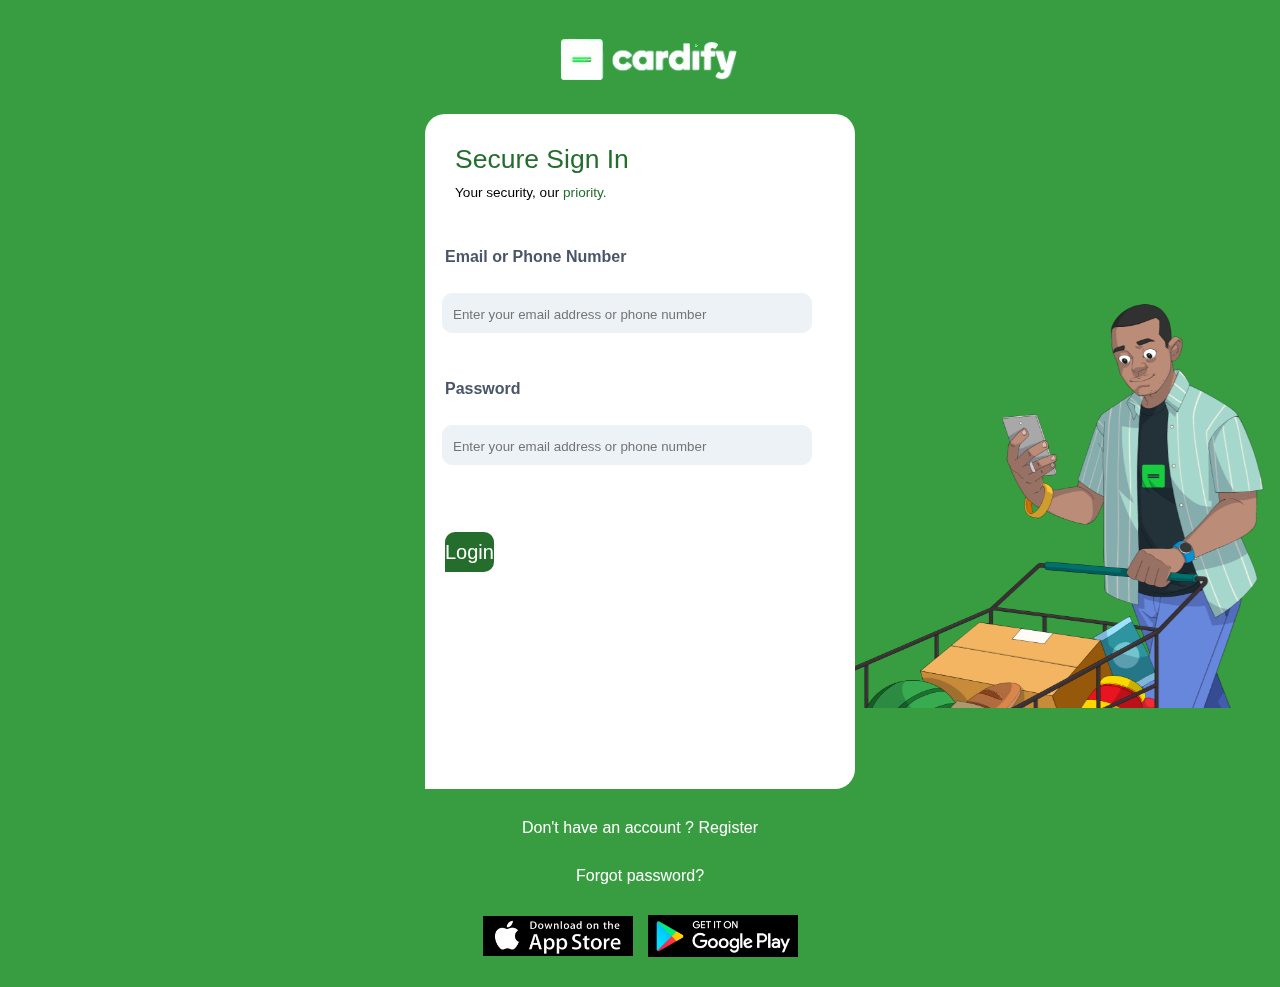
<file: login/login.html>
<!DOCTYPE html>
<html lang="en">
<head>
    <meta charset="UTF-8">
    <meta name="viewport" content="width=device-width, initial-scale=1.0">
    <title>Login With Google Auth | Cardify</title>
    <link rel="stylesheet" href="login.css">
    <link rel="icon" href="icon.png">
</head>
<body>

    <header>
        <img src="login.png" alt="">
    </header>
    <div id="test">
        <div class="main">
            <div class="main-cont">
                <h3>Secure Sign In</h3>
                <p>Your security, our <span style="color: #246D2D;">priority.</span></p>

                <!-- <div class="btn">
                    <button><p>
                        <img src="https://www.google.com/favicon.ico" alt="Google Icon" width="48" height="48" style="background: transparent;">
                        <b>Login with Google</b>
                    </p></button>
                </div>

                <div class="line">
                    <hr id="first">
                    <hr id="sec">
                    <span> OR</span>
                </div> -->
            </div>
            <br>
            <div class="form">
                <div class="form-item">
                    <div class="items">
                        <p>Email or Phone Number</p>
                        <div class="de-box">
                            <input type="text" placeholder="Enter your email address or phone number">
                        </div>
                    </div>

                    <div class="items">
                        <p>Password</p>
                        <div class="de-box">
                            <input type="text" placeholder="Enter your email address or phone number">
                        </div>
                    </div>
                    
                    <a href="../index.html">
                        <button>Login</button>
                    </a>
                </div>
            </div>
            
        </div>
        <div class="shopper">
            <img src="shopper.png" alt="">
        </div>
        <footer>
            <p>Don't have an account ?  <a href="../signup/signup.html"> Register</a></p>
            <a href="">Forgot password?</a>
            <div class="store">
                <img src="app-store.png" alt="">
                <img src="googleplay-store.png" alt="">
            </div>
        </footer>
    </div>
</body>
</html>
</file>
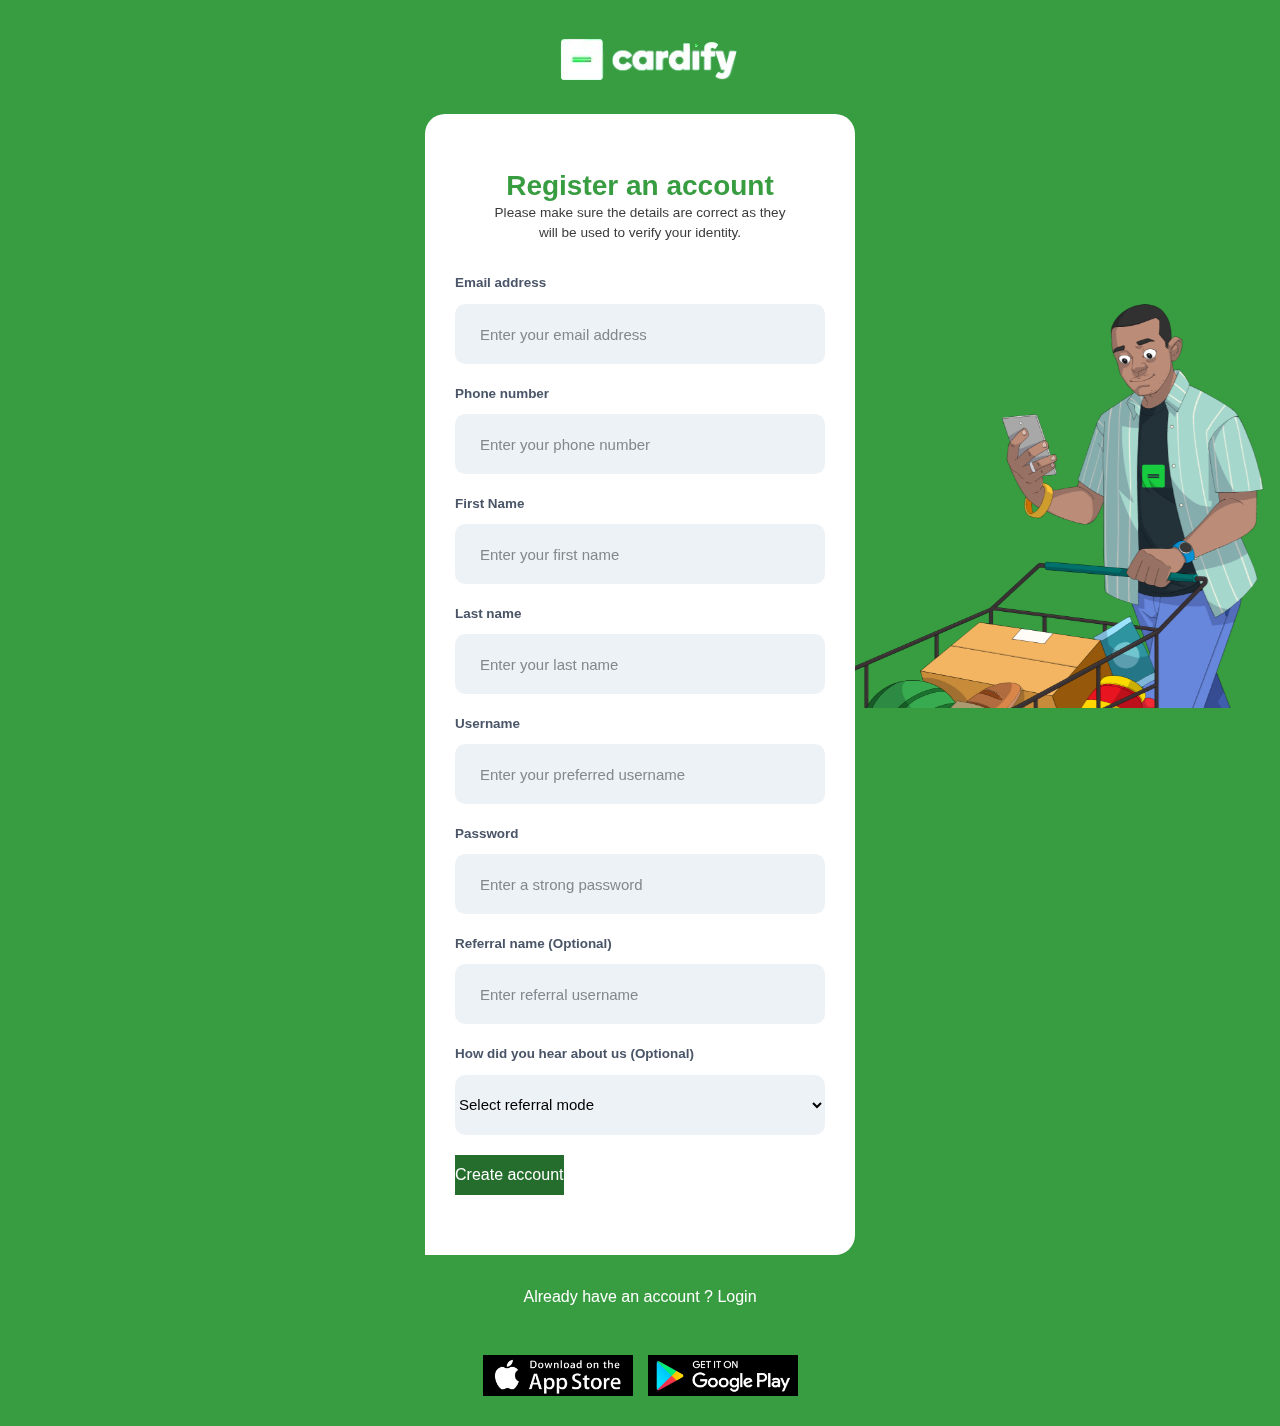
<file: signup/signup.html>
<!DOCTYPE html>
<html lang="en">
<head>
    <meta charset="UTF-8">
    <meta name="viewport" content="width=device-width, initial-scale=1.0">
    <title>Register | Cardify</title>
    <link rel="stylesheet" href="signup.css">
    <link rel="icon" href="icon.png">
    <link href="https://cdn.jsdelivr.net/npm/bootstrap@5.3.3/dist/css/bootstrap.min.css" rel="stylesheet" integrity="sha384-QWTKZyjpPEjISv5WaRU9OFeRpok6YctnYmDr5pNlyT2bRjXh0JMhjY6hW+ALEwIH" crossorigin="anonymous">
    <style>
        body{
            background-color: #389C41;
        }
        .btn-primary {
            --bs-btn-color: black;
            --bs-btn-bg: #0d6efd;
            --bs-btn-border-color: #0d6efd;
            --bs-btn-hover-color: black;
            --bs-btn-hover-bg: #0b5ed7;
            --bs-btn-hover-border-color: #0a58ca;
            --bs-btn-focus-shadow-rgb: 49, 132, 253;
            --bs-btn-active-color: black;
            --bs-btn-active-bg: #0a58ca;
            --bs-btn-active-border-color: #0a53be;
            --bs-btn-active-shadow: inset 0 3px 5px rgba(0, 0, 0, 0.125);
            --bs-btn-disabled-color: black;
            --bs-btn-disabled-bg: #0d6efd;
            --bs-btn-disabled-border-color: #0d6efd;
        }
        footer, a{
            color: white;
        }
    </style>
</head>
<body>
    <header>
        <img src="signup.png" alt="">
    </header>
    <div id="test">
        <div class="main">
            <div class="main-cont">
                <h3>Register an account</h3>
                <p>Please make sure the details are correct as they will be used to verify your identity.</p>

                <div class="form">
                    <div class="items">
                        <label for="email">Email address</label>
                        <div id="item-inp">
                            <input type="email" placeholder="Enter your email address">
                        </div>
                    </div>
                    <div class="items">
                        <label for="number">Phone number</label>
                        <div id="item-inp">
                            <input type="text" placeholder="Enter your phone number">
                        </div>
                    </div>
                    <div class="items">
                        <label for="name">First Name</label>
                        <div id="item-inp">
                            <input type="text" placeholder="Enter your first name">
                        </div>
                    </div>
                    <div class="items">
                        <label for="name">Last name</label>
                        <div id="item-inp">
                            <input type="text" placeholder="Enter your last name">
                        </div>
                    </div>
                    <div class="items">
                        <label for="name">Username</label>
                        <div id="item-inp">
                            <input type="text" placeholder="Enter your preferred username">
                        </div>
                    </div>
                    <div class="items">
                        <label for="password">Password</label>
                        <div id="item-inp">
                            <input type="password" placeholder="Enter a strong password">
                        </div>
                    </div>
                    <div class="items">
                        <label for="name">Referral name (Optional)</label>
                        <div id="item-inp">
                            <input type="text" placeholder="Enter referral username">
                        </div>
                    </div>
                    <div class="items">
                        <label for="input">How did you hear about us (Optional)</label>
                        <select>
                            <option value=""disabled selected>Select referral mode</option>
                            <option value="1">Search Engine (e.g., Google)</option>
                            <option value="2">Social Media (Facebook, Twitter, etc.)</option>
                            <option value="3">Friends or Family Referral</option>
                            <option value="4">Online Advertisements</option>
                            <option value="5">Events or Conference</option>
                            <option value="6">Others</option>
                         </select>
                    </div>
                    <a href="../index.html">
                        <button>Create account</button>
                    </a>
                </div>
            </div>
        </div>

        <div class="shopper">
            <img src="shopper.png" alt="">
        </div>
        <footer>
            <p>Already have an account ? <a href="../login/login.html"> Login</a></p>
            <div class="store">
                <img src="app-store.png" alt="">
                <img src="googleplay-store.png" alt="">
            </div>
        </footer>
    </div>
    <script src="https://cdn.jsdelivr.net/npm/@popperjs/core@2.11.8/dist/umd/popper.min.js" integrity="sha384-I7E8VVD/ismYTF4hNIPjVp/Zjvgyol6VFvRkX/vR+Vc4jQkC+hVqc2pM8ODewa9r" crossorigin="anonymous"></script>
    <script src="https://cdn.jsdelivr.net/npm/bootstrap@5.3.3/dist/js/bootstrap.min.js" integrity="sha384-0pUGZvbkm6XF6gxjEnlmuGrJXVbNuzT9qBBavbLwCsOGabYfZo0T0to5eqruptLy" crossorigin="anonymous"></script>
</body>
</html>
</file>
<file: style.css>
*{
    margin: 0;
    padding: 0;
    box-sizing: border-box;
    background-color: #F2F8F3;
    font-family: Arial, Helvetica, sans-serif;
}
::-webkit-scrollbar {
    width: 6px; /* Width of the scrollbar */
}

::-webkit-scrollbar-track {
    background: white; /* Background of the scrollbar track */
}

::-webkit-scrollbar-thumb {
    background-color: #389C41; /* Color of the scrollbar thumb */
    border-radius: 10px;    /* Rounded corners for the thumb */
}

::-webkit-scrollbar-thumb:hover {
    background-color: #555555; /* Color on hover */
}

header{
    background-color: #F2F8F3;
    color: black;
    display: flex;
    align-items: center;
    justify-content: space-between;
    padding: 20px;
    /* margin: 10px; */
    /* margin-left: 20%;
    margin-right: 20%; */
    gap: 20px;
}
/* .another-head{
    display: flex;
    align-items: center;
    justify-content: space-between;
    width: 100%;
    margin-left: 10%;
    margin-right: 10%;
}
 */
 .drop-btn{
    display: flex;
    justify-content: space-between;
    gap: 20px;
    align-items: center;
    flex-direction: column;
}
.drop-btn button{
    width: 100%;
}
#one{
    width: 100%;
    background: transparent;
    border: 1px solid black;
    border-radius: 10px;
    height: 40px;
    font-size: 14.4px;
    font-weight: 700;
    color: #253341;
}
#two{
    width: 100%;
    background-color: black;
    color: white;
    height: 40px;
    margin-top: 20px;
    font-size: 14.4px;
    font-weight: 700;
    border: none;
    cursor: pointer;
    border-radius: 10px;
}

.head{
    display: flex;
    align-items: center;
    justify-content: space-between;
    width: 100%;
    margin-left: 10%;
    margin-right: 10%;
}
#drop{
    background: transparent;
    color: black;
    border: none;
    margin: 0;

}
#dropdown{
    background-color: white;
    align-items: center;
    justify-content: space-between;
    flex-direction: column;
}
a{
    color: black;
    text-decoration: none;
}
body{
    background-color: #F2F8F3;
}
.left{
    display: flex;
    align-items: center;
    justify-content: space-between;
    gap: 10px;
}
.right{
    display: flex;
    align-items: center;
    gap: 10px;
    font-size: 14.4px;
    font-weight: 700;
}

.right #one{
    background: transparent;
    border: 1px solid black;
    border-radius: 10px;
    width: 80px;
    height: 40px;
    font-size: 14.4px;
    font-weight: 700;
    color: #253341;
}
.right #two{
    background-color: black;
    color: white;
    width: 150px;
    height: 40px;
    font-size: 14.4px;
    font-weight: 700;
    border: none;
    cursor: pointer;
    border-radius: 10px;
    margin-top: -1px;
}
main{
    display: flex;
    justify-content: space-between;
    align-items: start;
    flex-direction: row;
    /* flex-wrap:wrap; */
    gap: 30px;
    margin-top: 60px;
    margin-left: 20%;
    margin-right: 20%;
}
.main-left {
    display: flex;
    align-items: center;
    justify-content: space-between;
    flex-direction: column;
    width: 100%;
}
.main-left h1{
    width:100%;
}
.main-left p{
    font-size: 15px;
    font-weight: 400;
}
.store{
    display: flex;
    align-items: start;
    justify-content: space-between;
    /* flex-wrap:wrap; */
    gap: 20px;
    animation: store 4s linear infinite;
}
@keyframes store {
    0%{
         left: 0%; /* Start just off the left side of the page */  
    }
    100%{
        left: 300%;
        transition: all ease-in-out 2s;
      
    }
}
.store img{
    width: 150px;
}
.gstore, .astore{
    background-color: black;
}
.people{
    background-image: url(img/people.png);
    background-position: center;
    background-size: cover;
    width:500px;
    height:600px;
    border-left: 12px solid white;
    border-right: 12px solid white;
    border-radius:5%;
    animation-name: people;
    animation-direction: alternate;
    animation-iteration-count: infinite;
    animation-duration: 2s;
}
@keyframes people {
    100%{
        transform: translate(0,40px) scale(1) rotate(0);
    }
}
.people img{
    width: 160px;
}
.first-img{
    position: absolute;
    top: 100px;
    margin-left: 40px;
}
.sec-img{
    position: absolute;
    top: 300px;
    margin-left: 40px;
}
.third-img{
    position: absolute;
    top: 100px;
    margin-left: 75%;
}
.four-img{
    position: absolute;
    top: 300px;
    margin-left: 75%;
}
.fifth-img{
    position: absolute;
    top: 550px;
    margin-left: 35%;
    animation-name: fifth-img;
    animation-direction: alternate;
    animation-iteration-count: 3s;
    animation-duration: 2s;
}
.second-pg{
    margin-top: 150px;
    display: flex;
    align-items: center;
    justify-content: space-between;
    width: 100%;
    gap: 30px;
    flex-direction: column;
    text-align: center;
}
.second-pg h1{
    font-size: 37.5px;
    font-weight: 700;
    text-align: center;
    color: #000000;
}
.second-pg p{
    font-size: 16px;
    font-weight: 600;
    margin-left: 30%;
    color: solid #212529;
    margin-right: 30%;
}
.second-bord{
    width: 80%;
    display: grid;
    grid-template-columns: 1fr 1fr 1fr;
    border-top: 1px solid #389C41;
    margin-top: 3rem;
    margin-bottom: 100px;
}
#second-bord-inner{
    display: flex;
    align-items: center;
    flex-direction: column;
    row-gap: 10px;
    text-align: center;
    padding: 2rem 0;
    border-right: 1px solid #389C41;
}
#second-bord-inner:nth-child(3){
    border-right: none;
}
.third-pg{
    width: 100%;
    display: flex;
    align-items: center;
    justify-content: center;
    flex-direction: column;
    gap: 20px;
}
.first-box{
    margin-left: 5%;
    margin-right: 5%;
    display: flex;
    align-items: center;
    justify-content: center;
    flex-direction: row;
    flex-wrap: wrap;
    gap: 30px;
}
.third-box{
    border-radius: 20px;
    width: 45%;
    background-color: red;
    height: 300px;
    display: flex;
    align-items: center;
    gap: 30px;
    flex-direction: row;
    overflow: hidden;
}

.third-box img{
    position: relative;
    width: 30%;
    left: -30px;
    top: 100px;
}
.third-box h1, .third-box p{
    background: transparent;
}
.third-box:first-child{
    background: transparent;
}
.third-box:first-child h1{
    font-size: 30px;
    font-weight: 700;
}
.four-box{
    display: flex;
    align-items: center;
    text-align: center;
    flex-direction: column;
    width: 60%;
}
.four-box p{
    width: 70%;
    font-size: 15px;
    font-weight: 500;
}
.third-box:nth-child(2){
    background-color: #3BA853;
    color: white;

}
.fifth-box{
    width: 85%;
    margin-top: 20px;
    background: transparent;
    margin-left: 20px;
}
.fifth-box b{
    background: transparent;
    font-size: 26.25px;
    font-weight: 700;
}
.fifth-box p{
    font-weight: 500;
    line-height: 24px;
    font-size: 13.8px;
    font-weight: 400;
    width: 50%;
    margin-top: 30px;
}
.fifth-box .sixth-box, .fifth-box span{
    background: transparent;
}

.sixth-box{
    display: flex;
    flex-direction: row;
    overflow: hidden;
}
#foot{
    display: flex;
    flex-direction: column;
}

.third-box:nth-child(3){
    background-color: white;
    color: #3893F8;
}
.third-box:nth-child(4){
    background-color: white;
    color: #FD5D85;
}
.third-box:nth-child(5){
    background-color: white;
    color: #7C87F8;
}
.third-box:last-child{
    background-color: white;
    color: #3184F8;
}
.fourth-pg{
    margin-top: 100px;
    width: 100%;
    background-color: white;
    display: flex;
    align-items: center;
    flex-direction: column;
}
.fourth-pg b{
    font-family: Arial, Helvetica;
    text-align: center;
    margin-top: 80px;
    background-color: white;
    font-size: 37.5px;
    font-weight: 750;
    margin-left: 40%;
    margin-right: 40%;
    color: #000000;
}
.fourth-pg p{
    margin-top: 20px;
    background: transparent;

}
.big-box{
    margin-top: 50px;
    width: 60%;
    height: 500px;
    border-radius: 20px;
    background-color: #3BA853;
    display: flex;
    align-items: center;
    flex-direction: row;
    overflow: hidden;
    margin-bottom: 100px;
}

.bbox{
    width: 60%;
    display: flex;
    flex-direction: column;
    background: transparent;
    color: white;
    gap: 20px;
}
.bbox b{
    position: relative;
    top: -100px;
    margin-left: 63px;
    width: 70%;
    background: transparent;
    color: white;
    font-size: 28px;
    font-weight: 600;
    
}
.bbox p{
    position: relative;
    width: 40%;
    left: 73px;
    top: -100px;

}
.big-box img{
    position: relative;
    top: 170px;
    left: -30px;
    width: 300px;
    height: 700px;
}
.bbox span{
    background: transparent;
    margin-left: 73px;
}

.fifth-pg{
    width: 100%;
    display:flex;
    align-items:center;
    justify-content:space-between;
    flex-direction: column;
    margin-left: 20%;
    margin-right: 20%;
    text-align: center;
    gap: 20px;
    background-color: white;
}
.fifth-pg b{
    font-size: 37.5px;
    font-weight: 700;
    color: #000000;
    background: transparent;
    margin: 0;
}
.fifth-pg p{
    font-size: 15px;
    font-weight: 400;
    margin-left: 25%;
    margin-right: 25%;
    font-stretch: expanded;
    line-height: 20px;
    background: transparent;
}
.straight-vid{
    display: flex;
    align-items: center;
    justify-content: center;
    width: 100%;
    flex-direction: row;
    gap: 15px;
    background: transparent;
}
.one{
    display: flex;
    align-items: center;
    flex-direction: column;
    width: 30%;
    height: 400px;
    background: transparent;
    border: 1px solid #878E96;
    border-radius: 10px;
}
.vid{
    background: transparent;
    height: 150px;
    width: 100%;
    border-radius: 10px;
    overflow: hidden;
}
.one iframe{
    width: 90%;
    margin-top: 10px;
    border-radius: 7px;
}
.one b, .two b{
    margin-top: 5px;
    font-size: 18.75px;
    font-weight: 700;
    width: 95%;
    text-align: left;
}
.one h6, .two h6{
    margin-top: 10px;
    width: 95%;
    font-size: 15px;
    font-weight: 500;
    color: #929292;
    text-align: left;
    background: transparent;
    font-family:Helvetica, sans-serif;
}
.one a, .two a{
    width: 100%;
    background-color: white;
}
.one button, .two button{
    width: 95%;
    height: 40px;
    text-align: center;
    color: #3E4C59;
    background: transparent;
    border: 1px solid #3E4C59;
    margin-top: 30px;
    border-radius: 30px;
}
.one span, .two span{
    margin-top: 15px;
    font-size: 13px;
    color:#3E4C59;
    background-color:white;
    width: 95%;
    text-align: left;
    font-weight: 400;
}
.two{
    display: flex;
    align-items: center;
    flex-direction: column;
    width: 61%;
    border-radius: 10px;
    height: 400px;
    background: transparent;
    border: 1px solid #878E96;
    margin-bottom:100px;
}
.two iframe{
    width: 95%;
    border-radius: 7px;
    margin-top: 10px;
}

.sixth-pg{
    margin-top:100px;
    display: flex;
    width: 100%;
    align-items: center;
    flex-direction: column;
}
.sixth-pg .six{
    display: flex;
    align-items: center;
    justify-content: center;
    flex-direction: row;
    width: 70%;
    margin-left: 15%;
    margin-right: 15%;
    flex-wrap: wrap;
    gap: 30px;

}
.six-inner{
    display: flex;
    align-items: flex-start;
    justify-content: space-between;
    flex-wrap: wrap;
    flex-direction: row;
    gap: 10px;
    width: 400px;
}
.six-box{
    display: flex;
    align-items: center;
    justify-content: center;
    background-color: white;
    width: 70px;
    height: 70px;
    border-radius: 10px;
}
.six-box svg{
    background-color: white;
}
.six-card-box{
    display: flex;
    flex-direction: column;
    gap: 10px;
}
.six-card-box b{
    font-size: 15px;
}
.six-card-box p{
    font-size: 15px;
    width: 60%;
}
.second-six{
    margin-top: 80px;
    width: 100%;
    display: flex;
    align-items: self-start;
    justify-content: center;
    flex-direction: row;
    gap: 100px;
}
.sec-six-img{
    width: 30%;
    height: 420px;
    overflow: hidden;
}
.second-six img{
    width: 100%;
}
.second-six-inner{
    display: flex;
    flex-direction: column;
    gap: 30px;

}

.round-img img{
    border-radius: 50%;
    border: 4px solid white;
    height: 70px;
    width: 65px;
}
.round-img img:nth-child(2){
    position: relative;
    left: -25px;
}
.round-img img:nth-child(3){
    position: relative;
    left: -45px;
}
.round-img img:nth-child(4){
    position: relative;
    left: -65px;
}
.round-img img:nth-child(5){
    position: relative;
    left: -85px;
}
.second-six-inner b{
    font-size: 25px;
    font-weight: 700;
    width: 70%;
}
.second-six-inner span{
    display: flex;
    align-items: center;
    justify-content: space-between;
    gap: 4%;
    width:70%
}
.second-six-inner span button{
    width: 48%;
    height: 40px;
    border-radius: 10px;
    display: flex;
    flex-direction: row;
    align-items: center;
    justify-content: center;
    font-size: 15px;
    border: 1px solid #DDDDDD;
}
.second-six-inner span button img{
    height: 20px;
    width: 20px;
}

.sixth-pg h1{
    margin-top: 70px;
    font-size: 37.5px;
    font-weight: 700;
    z-index: 100;
    background: transparent;
}
.seventh-pg{
    background-color: white;
    width: 80%;
    margin-left: 10%;
    margin-right: 10%;
    display: flex;
    flex-direction: column;
    align-items: center;
    justify-content: space-between;
    gap: 50px;
    margin-top: 0;
    position: relative;
    top: -40px;
}
.seventh-pg .tech{
    margin-top: 50px;
    background: transparent;
    display: flex;
    flex-direction: row;
    align-items: center;
    justify-content: center;
    gap: 30px;
    width: 100%;
    flex-wrap: wrap;
    position: relative;
}
.tech img{
    background: transparent;
}
.seventh-pg hr{
    width: 100%;
    border: 3px solid #3BA853;
}
.seventh-pg section{
    background: transparent;
    width: 80%;
    margin-left: 10%;
    margin-right: 10%;
    border-bottom: 1px solid #3BA853;
}
.seventh-pg main{
    display: flex;
    background: transparent;
    width: 80%;
    border-bottom: 1px solid #253341;
    margin-left: 10%;
    margin-right: 10%;
    justify-content: space-between;
    gap: 10px;
    flex-direction: row;
}
main #first{
    width: 20%;
    background: transparent;
    display: flex;
    align-items: center;
    flex-direction: column;
}
#first img{
    background: transparent;
    width: 100%;
}
main #sec{
    width: 20%;
    color: #3D4F60;
    background: transparent;
    display: flex;
    gap: 10px;
    align-items: start;
    flex-direction: column;
}
main #sec:first-child, main #sec div:first-child{
    color: black;
}
main #sec div{
    background: transparent;
}
main #three{
    background: transparent;
    display: flex;
    width: 40%;
    gap: 5px;
    flex-direction: column;
    align-items: flex-end;
}
main #three span{
    position: relative;
    background: transparent;
    display: flex;
    gap: 10px;
    align-items: flex-end;
    flex-direction: row;
}
main #three span svg{
    background: transparent;
}
main #link{
    color: #3BA853;
    background: transparent;
}
main #three div:nth-child(3), main #three div:nth-child(4){
    color: #3D4F60;
    background: transparent;
}
main #three div:nth-child(4){
    margin-top: 10px;
}
footer{
    display: flex;
    margin-left: 10%;
    margin-right: 10%;
    align-items: flex-start;
    justify-content: space-between;
    background: transparent;
    flex-direction: row;
    width: 80%;
}
.foot{
    width: 100%;
    display: flex;
    gap: 30px;
    background: transparent;
    flex-direction: column;
}
.foot span{
    background: transparent;
    color: #3D4F60;
    font-size: 13.5px;
}
.foot p{
    background: transparent;
    color: #3BA853;
    font-size: 15px;
}
.right-foot{
    display: flex;
    gap: 10px;
    justify-content: space-between;
}
.right-foot span{
    display: flex;
    align-items: center;
    justify-content: center;
    background-color: #3BA853;
    height: 20px;
    width: 20px;
}
.right-foot span:last-child{
    background-color: #D9D9D9;
}
.right-foot span img{
    position: relative;
    background: transparent;
    width: 70%;
}
@keyframes fifth-img {
    0%{
        background-color: red;
        transform: translate(0,0) scale(1) rotate(0);
        border-radius: 0;
    
    }
    100%{
        transform: translate(0,15px) scale(1) rotate(0);
    }
}
@media (max-width:1200px){
    .first-box{
        width: 100%;
        flex-wrap: wrap;
    }
    .third-box{
        width: 80%;
    }
    .four-box{
        width: 95%;
    }
    .big-box{
        width: 80%;
    }
    .big-box b{
        left: -150px;
    }
}


@media (max-width:1000px){
    header{
        display:none;
    }
    .people{
        width:500px;
    }
    #he{
        display:block;
    }
    .main-left h1{
        margin-top: 50px;
    }
    main{
        flex-wrap:wrap;
    }
    .store{
        flex-wrap:wrap;
    }
}
@media(max-width:950px){
    .straight-vid{
        flex-wrap:wrap;
    }
    .one, .two{
        width:90%;
    }
}
@media (max-width:820px){
    .third-box{
        width: 80%;
    }
    .third-box b{
        font-size: 20px;
    }
    .third-box p{
        font-size: 12px;
        width: 90%;
    }
    .sixth-box span{
        font-size: 12px;
    }
    .bbox b{
        font-size: 25px;
        width: 100%;
        margin-left: 120px;
    }
    .bbox p{
        left: 20px;
    }
    .bbox span{
        margin-left: 20px;
    }
    .big-box img{
        width: 220px;
        height: 550px;
    }
    footer, .foot{
        flex-wrap: wrap;
    }
    .right-foot span{
        height: 40px;
        width: 40px;
    }
    .right-foot span img{
        width: 60%;
    }
}
@media (max-width:700px){
    .second-six{
        flex-wrap: wrap;
    }
    .sec-six-img{
        width: 70%;
    }
    .sec-six-img img{
        width: 100%;
    }
    .second-six-inner{
        align-items: center;
        justify-content: center;
    }
    .round-img{
        align-items: center;
        justify-content: center;
    }
    .people{
        width:350px;
        height:370px;
    }
    .second-bord{
        display: grid;
        grid-template-columns: 1fr;
        margin-block: 3rem;
        border: none;
    }
    #second-bord-inner{
        border-right: none;
        /* display: grid;
        grid-template-columns: 1fr; */
        border-bottom: 1px solid #389C41;
    }
    #second-bord-inner:nth-child(3){
        border-bottom: none;
    }
    .fifth-img{
        display: none;
    }
    .big-box{
        flex-wrap: wrap;
        height: 700px;
        align-items: center;
        justify-content: center;
    }
    .bbox b{
        width: 150%;
        top: -50px;
    }
    .bbox p{
        text-align: center;
        width: 130%;
        top: -60px;
        left: -20px;
    }
    #cc{
        width: 100%;
        top: -100px;
    }
    .big-box img{
        top: 10px;
        left: 2%;
    }

    .seventh-pg section, .seventh-pg main {
        height: 100vh;
    }
    main #first{
        width: 100%;
    }
    main #sec{
        width: 100%;
    }
    main{
        border-bottom: none;
    }

    main #three span, main #three #link{
        width: 100%;
        align-items: center;
        justify-content: center;
    }
    footer{
        margin-top: 250px;
    }
    
}
@media (max-width:530px){
    .people{
        width:250px;
        height:250px;
    }
    .people img{
        width:100px;
    }
    .first-img{
        position: absolute;
        top: 30%;
        left:-50px;
    }
    .sec-img{
        position: absolute;
        top: 60%;
        left:-50px;
    }
    .third-img{
        position: absolute;
        top: 30%;
        margin-left: 75%;
    }
    .four-img{
        position: absolute;
        top: 60%;
        margin-left: 75%;
    }
    .fifth-img{
        position: absolute;
        top: 90%;
        margin-left: 40%;
    }

    
}

@media (max-width:380px){
    .people{
        width:200px;
        height:200px;
    }
    .people img{
        display:none;
    }
    .third-box{
        height: 400px;
    }
    .third-box img{
        width: 40%;
    }

    .fifth-box{
        width: 100%;
    }
   
}

@media(max-width:230px){
    .people{
        width: 170px;
        height: 170px;
    }
}
</file>
<file: debit/debit.css>
*{
    margin: 0;
    padding: 0;
    box-sizing: border-box;
    font-family: Arial, Helvetica, sans-serif;
}
button, a{
    cursor:pointer;
}
::-webkit-scrollbar {
    width: 6px; /* Width of the scrollbar */
}

::-webkit-scrollbar-track {
    background: white; /* Background of the scrollbar track */
}

::-webkit-scrollbar-thumb {
    background-color: #389C41; /* Color of the scrollbar thumb */
    border-radius: 10px;    /* Rounded corners for the thumb */
}

::-webkit-scrollbar-thumb:hover {
    background-color: #555555; /* Color on hover */
}

header{
    display: flex;
    align-items: center;
    justify-content: space-between;
    padding: 20px;
    /* margin: 10px; */
    /* margin-left: 20%;
    margin-right: 20%; */
    gap: 20px;
}
/* .another-head{
    display: flex;
    align-items: center;
    justify-content: space-between;
    width: 100%;
    margin-left: 10%;
    margin-right: 10%;
}
 */
 .drop-btn{
    display: flex;
    justify-content: space-between;
    gap: 20px;
    align-items: center;
    flex-direction: column;
}
.drop-btn button{
    width: 100%;
}
#one{
    width: 100%;
    background: transparent;
    border: 1px solid white;
    border-radius: 10px;
    height: 40px;
    font-size: 14.4px;
    font-weight: 700;
    color: #253341;
}
#two{
    width: 100%;
    background-color: white;
    color: white;
    height: 40px;
    margin-top: 20px;
    font-size: 14.4px;
    font-weight: 700;
    border: none;
    cursor: pointer;
    border-radius: 10px;
}

.head{
    display: flex;
    align-items: center;
    justify-content: space-between;
    width: 100%;
    margin-left: 10%;
    margin-right: 10%;
}
#drop{
    background: transparent;
    border: none;
    margin: 0;

}

#drop-btn #one{
   border: 1px solid black; 
}
#drop-btn #two{
    background-color: black;
}
#dropdown{
    background-color: white;
    align-items: center;
    justify-content: space-between;
    flex-direction: column;
}

a{
    text-decoration: none;
}
.left{
    display: flex;
    align-items: center;
    justify-content: space-between;
    gap: 10px;
}
.right{
    display: flex;
    align-items: center;
    gap: 10px;
    font-size: 14.4px;
    font-weight: 700;
}

.right #one{
    background: transparent;
    border: 1px solid white;
    color: white;
    border-radius: 10px;
    width: 80px;
    height: 40px;
    font-size: 14.4px;
    font-weight: 700;
}
.right #two{
    background-color: white;
    color: black;
    width: 150px;
    height: 40px;
    font-size: 14.4px;
    font-weight: 700;
    border: none;
    cursor: pointer;
    border-radius: 10px;
    margin-top: -1px;
}
main{
    display: flex;
    justify-content: space-between;
    align-items: start;
    flex-direction: row;
    /* flex-wrap:wrap; */
    gap: 30px;
    margin-top: 60px;
    margin-left: 20%;
    margin-right: 20%;

}
.shopper{
    position: absolute;
    left: 850px;
    top: 170px;
    display:flex;
    flex-wrap:wrap;
    z-index: -99;
    
}
.shopper img{
    max-width: 540px;
    width: 100%;
    z-index: -1;
}
.main-left {
    color: white;
    display: flex;
    align-items: start;
    justify-content: space-between;
    flex-direction: column;
    width: 100%;
    gap: 20px;
}
.main-left h1{
    font-size: 51px;
    font-weight: 600;
    width:70%;
}
.main-left p{
    font-size: 17px;
    font-weight: 400;
    width: 80%;
}

.store{
    display: flex;
    align-items: start;
    justify-content: space-between;
    /* flex-wrap:wrap; */
    gap: 20px;
}
.store img{
    width: 150px;
}
.gstore, .astore{
    background-color: black;
}
.main-right div{
    overflow-y: hidden;
    width: 130%;
    height: 650px;
}
.main-right img{
    width: 100%;
    overflow: hidden;

}
.master{
    background-color: white;
    width: max-content;
    display: flex;
    align-items: center;
    justify-content: center;
    border-radius: 30px;
    width: 60%;
}
.master span{
    margin: 5px;
    display: flex;
    padding: 3px;
    border-radius: 4px;
    color: #3FB25A;
}
section{
    margin-left: 10%;
    margin-right: 10%;
    background-color: #F2F8F3;
    width: 80%;
    height: 100%;
    display: flex;
    align-items: center;
    justify-content: space-between;
    flex-direction: column;
    gap: 10px;
    
}
section b{
    margin-top: 50px;
    font-size: 40px;
    text-align: center;
    font-weight: 500;
    width: 100%;
}
section p{
    font-size: 16px;
    text-align: center;
    font-weight: 400;
    width: 100%;
}
.cont{
    width: 100%;
    display: flex;
    align-items: center;
    justify-content: space-between;
    flex-direction: row;
    gap: 10px;
}
.box{
    width: 30%;
    background-color: white;
    border-radius: 30px;
    height: 600px;
    display: flex;
    text-align: left;
    justify-content: space-between;
    flex-direction: column;
    gap: 20px;
}
.box div{
    position: relative;
    height: 600px;
    overflow: hidden;
    margin: 5%;
    margin-bottom: 0;
}
#second{
    top: 0px;
}
#third{
    top: 0px;
}
.box #first img{
    width: 100%;
    margin-top: 130px;

}
.box #second img{
    position: relative;
    width: 100%;
    top: 30px;
    z-index: 11;

}
.box #third img{
    position: relative;
    width: 100%;
}
.cont:first-child img{
    margin-top: 100px;
}
.box b{
    font-size: 40px;
    font-weight: 600;
    width: 95%;
    color: #3FB25A;
    background: transparent;
}
.box p{
    font-size: 16px;
    width: 95%;
    font-weight: 400;
    z-index: 10;
}

.third-pg{
    background-color: #3FB25A;
    display: flex;
    align-items: center;
    justify-content: space-between;
    flex-direction: row;
    gap: 10px;
    width: 100%;
    /* background-image: url(img/people.png);
    background-position: right;
    background-size: contain; */

}
.third-head{
    display: flex;
    align-items: center;
    justify-content: space-between;
    flex-direction: column;
    width: 40%;
    margin-left: 10%;
    margin-right: 10%;
    color: white;
    margin-top: 70px;
    gap: 10px;

}
.third-head b{
    width: 80%;
    font-size: 40px;
    font-weight: 700;
}
.third-head p{
    font-size: 16px;
    font-weight: 400;
    width: 80%;
}

.third-img{
    width: 40%;
    height: 100%;
    display: block;
    margin: 0;
    
}
.fourth-pg{
    display: flex;
    align-items: center;
    justify-content: center;
    flex-direction: row;
    width: 80%;
    margin-left: 10%;
    margin-right: 10%;

}
#small-faq{
    display: flex;
    align-items: center;
    justify-content: center;
    border-radius: 30px;
    background-color: #E6F6ED;
    color: #3FB25A;
    height: 30px;
}
#small-faq span{
    margin: 15px;
    width: 100%;
}

.fourth-pg .left{
    margin-top: 100px;
    width: 40%;
    display: flex;
    align-items: start;
    gap: 30px;
    justify-content: space-between;
    flex-direction: column;
    margin: 20px;
}
.fourth-pg b{
    font-size: 40px;
    font-weight: 700;
}
.fourth-pg p{
    font-size: 16px;
    color: #5D5F62;
    width: 80%;
}
.fourth-pg button{
    width: 200px;
    height: 50px;
    border-radius: 25px;
    background-color: #40B35B;
    color: white;
    border: none;
    font-size: 16px;

}
.fourth-pg .right{
    margin-top: 50px;
    width: 60%;
}

.accordion {
    max-width: 100%;
    margin: 20px auto;
    border-radius: 10px;
    overflow: hidden;
    border: none;
    outline: none;
}

.accordion-item input{
    display: flex;
    justify-content: space-between;
    gap: 0;
    border: none;
    outline: none;
}

.accordion-item:last-child {
    border-bottom: none;
}

/* Hide radio inputs */
input[type="radio"] {
    display: none;
}

.accordion-header {
    display: flex;
    justify-content: space-between;
    align-items: center;
    padding: 15px 20px;
    font-size: 16px;
    font-weight: 500;
    cursor: pointer;
    background-color: #fff;
    border-radius: 8px;
    margin: 5px;
    box-shadow: 0px 2px 6px rgba(0, 0, 0, 0.05);
    transition: background-color 0.3s ease;
}

.accordion-header:hover {
    background-color: #f1f1f1;
}

.accordion-body {
    display: none;
    padding: 25px 30px;
    background-color: #fafafa;
    font-size: 14px;
    color: #333;
}

/* Arrow styling */
.accordion-header .arrow {
    display: inline-block;
    content: '▼';
    transform: rotate(0deg);
    transition: transform 0.3s ease;
}

/* When checked, display the content and rotate the arrow */
input[type="radio"]:checked + .accordion-header .arrow {
    transform: rotate(180deg);
}

input[type="radio"]:checked + .accordion-header + .accordion-body {
    display: block;
    background-color: white;
}

/* Add some spacing between the accordion items */
.accordion-item {
    padding: 0;
}

/* Hide checkbox inputs */
input[type="checkbox"] {
    display: none;
}

/* Show accordion body when checkbox is checked */
input[type="checkbox"]:checked + .accordion-header + .accordion-body {
    display: block;
    background-color: white;
    border-radius: 8px;
    margin: 5px;
    box-shadow: 0px 2px 6px rgba(0, 0, 0, 0.05);
    transition: background-color 0.3s ease;

}

/* Add arrow icon to the header and rotate it when opened */
.accordion-header::after {
    content: '▼';
    float: right;
    transition: transform 0.3s ease;
}

/* Rotate the arrow when open */
input[type="checkbox"]:checked + .accordion-header::after {
    transform: rotate(-180deg);
}


.fifth-pg{
    width: 80%;
    margin-left: 10%;
    margin-right: 10%;
    margin-top: 100px;
    display: flex;
    align-items: center;
    justify-content: center;
    flex-direction: row;
    
}

.fifth-pg #left{
    width: 45%;
    display: flex;
    align-items: start;
    flex-direction: column;
    gap: 20px;
}

.fifth-pg #small-faq{
    width: 150px;
}

#left b{
    font-size: 40px;
    font-weight: 700;
    width: 60%;
}

#left p{
    font-size: 16px;
    font-weight: 400;
    color: #212529;
    width: 90%;
    line-height: 25px;
}

.fifth-pg #right{
    gap: 1%;
    width: 50%;
    display: flex;
    align-items: center;
    justify-content: space-between;
}

.fifth-pg #right img{
    width: 100%;
    animation-name: testimony;
    animation-direction: alternate;
    animation-iteration-count: infinite;
    animation-duration: 2s;
}

@keyframes testimony {
    0%{
        transform: translate(0,20px) scale(1) rotate(0)
    }
}

.fifth-pg-cont{
    display: flex;
    align-items: center;
    justify-content: space-between;
    flex-direction: row;
    width: 80%;
    margin-left: 10%;
    margin-right: 10%;
    margin-top: 100px;
}
.fifth-pg-cont .left{
    width: 50%;
    display: flex;
    align-items: center;
    justify-content: center;
}
.fifth-pg-cont .left .left-inner{
    display: flex;
    align-items: center;
    justify-content: center;
    width: 80%;
    background-color: #CFEDDD;
    border-radius: 20px;
    height: 300px;
    overflow: hidden;
}
.left-inner .pop{
    width: 100%;
    height: 60%;
    display: flex;
    align-items: start;
    justify-content: center;
    gap: 30px;
    flex-direction: column;
    background-color: white;
}
.pop .slide{
    display: flex;
    width: 100%;
    align-items: center;
    justify-content: center;
    gap: 15px;
    flex-direction: row;
    overflow: hidden;
}
.pop .slide div{
    position: relative;
    display: flex;
    align-items: center;
    justify-content: center;
    background-color: white;
    height: 50px;
    width: 100%;
    /* box-shadow: rgba(var(16, 178, 89), 0.4) 0px 2px 8px 5px; */
    border-radius: 50%;
    box-shadow: rgba(16, 178, 89, 0.4) 0px 2px 8px 5px;
}
.slide img{
    margin: 10px;
    /* position: relative; */
    width: 70%;
}
.pop .slide div:hover{
    transform: scaleY(1.5) scaleX(1.5);
    cursor: pointer;
}

.fifth-pg-cont .right{
    width: 40%;
    display: flex;
    align-items: start;
    justify-content: space-between;
    gap: 15px;
    flex-direction: column;
}
.fifth-pg-cont b{
    font-size: 31px;
    font-weight: 700;
    /* width: 50%; */
}
.fifth-pg-cont p{
    font-size: 16px;
}

.fifth-pg-cont #ul{
    display: flex;
    align-items: start;
}
.fifth-pg-cont ul{
    margin: 0;
    padding: 0;
    display: grid;
    align-items: start;
    width: 100%;
    grid-template-columns: 1fr 1fr;
    row-gap: 10px;
    margin-block-start: 1em;
    margin-block-end: 1em;
    margin-block-start: 0px;
    margin-inline-end: 0px;
    text-align: left;
    padding-inline-start: 40px;
    unicode-bidi: isolate;
    list-style-type: none;
}

.fifth-pg-cont li{
    display: flex;
    align-items: start;
    gap: 5px;
    flex-direction: row;
}
.fifth-pg-cont svg{
    color: green;
    stroke: green;
}
.last{
    margin-top: 100px;
    display: flex;
    width: 80%;
    margin-left: 10%;
    margin-right: 10%;
    align-items: center;
    flex-direction: column;
}
.last b{
    font-size: 40px;
    font-weight: 700;
}
.last iframe{
    width: 80%;
}
.sixth-pg{
    margin-top:100px;
    display: flex;
    width: 100%;
    align-items: center;
    flex-direction: column;
}
.sixth-pg a{
    text-decoration: none;
    color: black;
}
.sixth-pg .six{
    display: flex;
    align-items: center;
    justify-content: center;
    flex-direction: row;
    width: 70%;
    margin-left: 15%;
    margin-right: 15%;
    flex-wrap: wrap;
    gap: 30px;

}
.six-inner{
    display: flex;
    align-items: flex-start;
    justify-content: space-between;
    flex-wrap: wrap;
    flex-direction: row;
    gap: 10px;
    width: 400px;
}
.six-box{
    display: flex;
    align-items: center;
    justify-content: center;
    background-color: white;
    width: 70px;
    height: 70px;
    border-radius: 10px;
}
.six-box svg{
    background-color: white;
}
.six-card-box{
    display: flex;
    flex-direction: column;
    gap: 10px;
}
.six-card-box b{
    font-size: 15px;
}
.six-card-box p{
    font-size: 15px;
    width: 60%;
}
.second-six{
    margin-top: 80px;
    width: 100%;
    display: flex;
    align-items: self-start;
    justify-content: center;
    flex-direction: row;
    gap: 100px;
}
.sec-six-img{
    width: 30%;
    height: 420px;
    overflow: hidden;
}
.second-six img{
    width: 100%;
}
.second-six-inner{
    display: flex;
    flex-direction: column;
    gap: 30px;

}

.round-img img{
    border-radius: 50%;
    border: 4px solid white;
    height: 70px;
    width: 65px;
}
.round-img img:nth-child(2){
    position: relative;
    left: -25px;
}
.round-img img:nth-child(3){
    position: relative;
    left: -45px;
}
.round-img img:nth-child(4){
    position: relative;
    left: -65px;
}
.round-img img:nth-child(5){
    position: relative;
    left: -85px;
}
.second-six-inner b{
    font-size: 25px;
    font-weight: 700;
    width: 70%;
}
.second-six-inner span{
    display: flex;
    align-items: center;
    justify-content: space-between;
    gap: 4%;
    width:70%
}
.second-six-inner span button{
    width: 48%;
    height: 40px;
    border-radius: 10px;
    display: flex;
    flex-direction: row;
    align-items: center;
    justify-content: center;
    font-size: 15px;
    border: 1px solid #DDDDDD;
}
.second-six-inner span button img{
    height: 20px;
    width: 20px;
}

.sixth-pg h1{
    margin-top: 70px;
    font-size: 37.5px;
    font-weight: 700;
    z-index: 100;
    background: transparent;
}
.seventh-pg{
    background-color: white;
    width: 80%;
    margin-left: 10%;
    margin-right: 10%;
    display: flex;
    flex-direction: column;
    align-items: center;
    justify-content: space-between;
    gap: 50px;
    margin-top: 0;
    position: relative;
    top: -40px;
}
.seventh-pg .tech{
    margin-top: 50px;
    background: transparent;
    display: flex;
    flex-direction: row;
    align-items: center;
    justify-content: center;
    gap: 30px;
    width: 100%;
    flex-wrap: wrap;
    position: relative;
}
.tech img{
    background: transparent;
}
.seventh-pg hr{
    width: 100%;
    border: 3px solid #3BA853;
}
.seventh-pg section{
    background: transparent;
    width: 80%;
    margin-left: 10%;
    margin-right: 10%;
    border-bottom: 1px solid #3BA853;
}
.seventh-pg main{
    display: flex;
    background: transparent;
    width: 80%;
    border-bottom: 1px solid #253341;
    margin-left: 10%;
    margin-right: 10%;
    justify-content: space-between;
    gap: 10px;
    flex-direction: row;
}
main #first{
    width: 20%;
    background: transparent;
    display: flex;
    align-items: center;
    flex-direction: column;
}
#first img{
    background: transparent;
    width: 100%;
}
main #sec{
    width: 20%;
    color: #3D4F60;
    background: transparent;
    display: flex;
    gap: 10px;
    align-items: start;
    flex-direction: column;
}
main #sec:first-child, main #sec div:first-child{
    color: black;
}
main #sec div{
    background: transparent;
}
main #three{
    background: transparent;
    display: flex;
    width: 40%;
    gap: 5px;
    flex-direction: column;
    align-items: flex-end;
}
main #three span{
    position: relative;
    background: transparent;
    display: flex;
    gap: 10px;
    align-items: flex-end;
    flex-direction: row;
}
main #three span svg{
    background: transparent;
}
main #link{
    color: #3BA853;
    background: transparent;
}
main #three div:nth-child(3), main #three div:nth-child(4){
    color: #3D4F60;
    background: transparent;
}
main #three div:nth-child(4){
    margin-top: 10px;
}
footer{
    display: flex;
    margin-left: 10%;
    margin-right: 10%;
    align-items: flex-start;
    justify-content: space-between;
    background: transparent;
    flex-direction: row;
    width: 80%;
}
.foot{
    width: 100%;
    display: flex;
    gap: 30px;
    background: transparent;
    flex-direction: column;
}
.foot span{
    background: transparent;
    color: #3D4F60;
    font-size: 13.5px;
}
.foot p{
    background: transparent;
    color: #3BA853;
    font-size: 15px;
}
.right-foot{
    display: flex;
    gap: 10px;
    justify-content: space-between;
}
.right-foot span{
    display: flex;
    align-items: center;
    justify-content: center;
    background-color: #3BA853;
    height: 20px;
    width: 20px;
}
.right-foot span:last-child{
    background-color: #D9D9D9;
}
.right-foot span img{
    position: relative;
    background: transparent;
    width: 70%;
}

@media (max-width:1000px){
    header{
        display:none;
    }
    #he{
        display:block;
    }
    .main-left h1{
        width: 100%;
        text-align: center;
    }
    .main-left p{
        width: 100%;
        text-align: center;
    }
    .main-left{
        align-items: center;
    }
    main{
        flex-wrap:wrap;
        margin-left: 10%;
        margin-right: 10%;
    }
    .store{
        flex-wrap:wrap;
    }
    .main-right img{
        width: 100%;
    }
    .master{
        width: 80%;
    }
    .shopper{
        position:absolute;
        top:60%;
        left:10%;
    
    }
   .shopper img{
      width: 100%;
    }
    .main-right div{
        overflow-y: hidden;
        width: 100%;
        height: 450px;
    }
    .main-right img{
        width: 100%;
        overflow: hidden;
    
    }

    .fifth-pg-cont{
        width: 100%;
        flex-wrap: wrap;
    }

    .fifth-pg-cont .left{
        width: 80%;
    }

    .fifth-pg-cont .right{
        margin-top: 50px;
        margin-left: 10%;
        width: 70%;
    }
}
@media(max-width:850px){
    .cont{
        align-items: center;
        flex-wrap: wrap;
    }
    .box{
        width: 40%;
    }
    .third-pg{
        flex-wrap: wrap;
    }
    .third-head{
        width: 100%;
    }
    .third-head b, .third-head p{
        width: 100%;
    }
    .third-img{
        width: 100%;
        height: 40%;
        display: flex;
        margin-left: 10%;
        margin-right: 10%;
        
    }
    .third-img img{
        width: 100%;
    }
    .fourth-pg{
        flex-wrap: wrap;
        width: 100%;
    }

    .fourth-pg .left{
        width: 100%;
    }
    .fourth-pg b, .fourth-pg p{
        width: 100%;
    }
    .fourth-pg .right{
        width: 95%;
        margin-right: 15%;
    }

    footer, .foot{
        flex-wrap: wrap;
    }
    .right-foot span{
        height: 40px;
        width: 40px;
    }
    .right-foot span img{
        width: 60%;
    }
    .second-six{
        flex-wrap: wrap;
    }
    .sec-six-img{
        width: 70%;
    }
    .sec-six-img img{
        width: 100%;
    }
    .second-six-inner{
        align-items: center;
        justify-content: center;
    }
    .round-img{
        align-items: center;
        justify-content: center;
        /* margin-left: 20%; */
    }
    .people{
        width:350px;
        height:370px;
    }
    .second-bord{
        display: grid;
        grid-template-columns: 1fr;
        margin-block: 3rem;
        border: none;
    }
    #second-bord-inner{
        border-right: none;
        /* display: grid;
        grid-template-columns: 1fr; */
        border-bottom: 1px solid #389C41;
    }
    #second-bord-inner:nth-child(3){
        border-bottom: none;
    }
    .fifth-img{
        display: none;
    }
    .big-box{
        flex-wrap: wrap;
        height: 700px;
        align-items: center;
        justify-content: center;
    }
    .bbox b{
        width: 150%;
        top: -50px;
    }
    .bbox p{
        text-align: center;
        width: 130%;
        top: -60px;
        left: -20px;
    }
    #cc{
        width: 100%;
        top: -100px;
    }
    .big-box img{
        top: 10px;
        left: 2%;
    }

    .seventh-pg section, .seventh-pg main {
        height: 100vh;
    }

    .fifth-pg{
        flex-wrap: wrap;
    }

    .fifth-pg #left{
        width: 80%;
    }

    .fifth-pg #right{
        margin-left: 10%;
        margin-right: 10%;
        width: 80%;
    }
    .fifth-pg #right img{
        width: 70%;
    }

    
}
@media(max-width:700px){

    .box{
        width: 90%;
    }
    .last iframe{
        width: 100%;
    }




}
@media(max-width:400px){
    .box{
        width: 100%;
    }
    .fifth-pg #right{
        flex-wrap: wrap;
    }
    .fifth-pg #right img{
        width: 90%;
    }
    .fifth-pg-cont #ul{
        flex-wrap: wrap;
    }
}
</file>
<file: login/login.css>
*{
    margin: 0;
    padding: 0;
    box-sizing: border-box;
    scrollbar-color: red;
    font-family: Arial, Helvetica, sans-serif;
}
input{
    outline: none;
}
button{
    cursor: pointer;
}
a{
    color: white;
}
/* Custom Scrollbar for WebKit browsers */
::-webkit-scrollbar {
    width: 6px; /* Width of the scrollbar */
}

::-webkit-scrollbar-track {
    background: white; /* Background of the scrollbar track */
}

::-webkit-scrollbar-thumb {
    background-color: #389C41; /* Color of the scrollbar thumb */
    border-radius: 10px;    /* Rounded corners for the thumb */
}

::-webkit-scrollbar-thumb:hover {
    background-color: #555555; /* Color on hover */
}
body{
    background-color: #389C41;
    color: white;
}
header{
    display: flex;
    align-items: center;
    justify-content: center;
    margin-top: 30px;
    margin-bottom: 30px;
}
.shopper{
    position: fixed;
    left: 850px;
    top: 270px;
    display:flex;
    flex-wrap:wrap;
    z-index: -1;
    
}
.shopper img{
    max-width: 540px;
    width: 100%;
}
.main{
    display: flex;
    background-color: white;
    align-items: left;
    flex-direction: column;
    max-width: 430px;
    width: 100%;
    margin: auto;
    height: 75vh;
    border-radius: 20px;
    border-bottom-left-radius: 0;
    overflow: hidden;
    gap: 0;
}
.main-cont{
    width: 100%;
    margin: 30px;
    color: black;
    overflow: hidden;
}
.main-cont p{
    font-size: 13.6px;
    font-weight: 450;
    margin-top: 10px;
}
.main-cont h3{
    color: #246D2D;
    font-size: 26.518px;
    font-weight: 510;
}
.btn{
    /* width: 100%; */
    z-index: 99;
    max-width: 400px;
    margin-right: 17px;

}
.btn button{
    max-width: 400px;
    width: 100%;
    background-color: white;
    color: black;
    border: 1px solid #E8E8E8;
    border-radius: 10px;
    cursor: pointer;
    text-align: center;
    height: 40px;
    margin-right: 17px;
}
button img{
    width: 20px;
    height: 20px;
    margin-right: 10px;
}
.btn button b{
    position: relative;
    top: -6px;
}
.line{
    margin-top: 20px;
    display: block;
    position: relative;
    border-top: #E8E8E8;
    max-width: 370px;
}

#first{
    width: 46%;
    float: left;
}
#sec{
    width: 46%;
    float: right;
}
.line span{
    text-align: center;
    position: relative;
    top: -7px;
}
.btn button:hover{
    background-color: #FAFAFA;
}
.form{
    z-index: 88;
}
.form-item{
    display: flex;
    justify-content: space-between;
    gap: 30px;
    flex-direction: column;
    color: #4A5568;
}
.items{
    display: flex;
    justify-content: space-between;
    gap: 10px;
    flex-direction: column;
    color: #4A5568;
}
.form-item p{
    margin-left: 20px;
    font-weight: 600;
}
.form .de-box{
    margin: 17px;
    max-width: 370px;
    height: 40px;
    border-radius: 10px;
    border: 1px solid #EDF2F7;
    background-color: #EDF2F7;
    overflow: hidden;
}

.form input{
    margin: 10px;
    border: none;
    max-width: 400px;
    width: 100%;
    height: 60px;
    margin-top: -10px;
    border-radius: 10px;
    /* border: 1px solid #EDF2F7; */
    background: transparent;
}
.form button{
    font-size: 20px;
    color: white;
    margin: 20px;
    max-width: 370px;
    background-color: #246D2D;
    height: 40px;
    border: none;
    border-radius: 10px;
    border-bottom-left-radius: 0;
}
.form button:hover{
    background-color: #389C41;
}
.form input:target{
    border: none;
}
.form input::placeholder{
    margin-left: 10px;
}
footer{
    display: flex;
    align-items: center;
    justify-content: center;
    flex-direction: column;
    margin: auto;
    margin-top: 30px;
    gap: 30px;
}
footer a{
    text-decoration: none;
}
/* footer a::before{
    content: "";
    position: absolute;
    width: 0%;
    z-index: -1;
    height: 2px;
    top: 2px;
    background-color: blue;
    transition: width 0.3s ease-in-out;
}
footer a:hover::before {
    width: 100%;
} */
.store{
    display: flex;
    align-items: center;
    justify-content: center;
    flex-direction: row;
    gap: 15px;
}
.store img{
    max-width:150px;
    margin-bottom: 30px;
}
@media (max-width: 1000px){
    .shopper{
        position:fixed;
        top:50%;
        left:10%;
        
    }
    .shopper img{
        width: 100%;
    }
}
@media (max-width: 450px){
    body{
        background-color: #246D2D;
    }
    .main{
        width: 90%;
    }
    .shopper{
        position:fixed;
        top: 370px;
        
    }
    .shopper img{
        width: 90%;
    }
    .btn{
        margin-top: 25px;
        flex-wrap: wrap;
        margin-right: 25px;
    }
    .btn button{
        max-width: 310px;
        flex-wrap: wrap;
        background-color: white;
        color: black;
        border: 1px solid #E8E8E8;
        border-radius: 10px;
        cursor: pointer;
        text-align: center;
        margin-right: 25px;
    }
    .line span{
        text-align: center;
        position: relative;
        top: -7px;
    }
}
@media (max-width:330px){
    /* .btn{
        margin-top: 25px;
        flex-wrap: wrap;
        margin-right: 25px;
    }
    .btn button{
        max-width: 240px;
        flex-wrap: wrap;
        background-color: white;
        color: black;
        border: 1px solid #E8E8E8;
        border-radius: 10px;
        cursor: pointer;
        text-align: center;
        margin-right: 25px;
    }    */
}
@media (max-width:406px){
    .line span{
        text-align: center;
        position: relative;
        top: -7px;
    }
}
</file>
<file: signup/signup.css>
*{
    margin: 0;
    padding: 0;
    box-sizing: border-box;
    scrollbar-color: red;
    font-family: Arial, Helvetica, sans-serif;
}
button{
    cursor: pointer;
}

a{
    color: white;
}
/* Custom Scrollbar for WebKit browsers */
::-webkit-scrollbar {
    width: 6px; /* Width of the scrollbar */
}

::-webkit-scrollbar-track {
    background: white; /* Background of the scrollbar track */
}

::-webkit-scrollbar-thumb {
    background-color: #389C41; /* Color of the scrollbar thumb */
    border-radius: 10px;    /* Rounded corners for the thumb */
}

::-webkit-scrollbar-thumb:hover {
    background-color: #555555; /* Color on hover */
}
body{
    background-color: #389C41;
    color: white;
}
header{
    display: flex;
    align-items: center;
    justify-content: center;
    margin-top: 30px;
    margin-bottom: 30px;
}

.shopper{
    position: fixed;
    left: 850px;
    top: 270px;
    display:flex;
    flex-wrap:wrap;
    z-index: -1;
    
}
.shopper img{
    max-width: 540px;
    width: 100%;
}
.main{
    display: flex;
    background-color: white;
    align-items: center;
    justify-content: space-between;
    flex-direction: column;
    max-width: 430px;
    width: 100%;
    margin: auto;
    height: 100%;
    border-radius: 20px;
    border-bottom-left-radius: 0;
    overflow: hidden;
    gap: 0;
}
.main-cont{
    width: 100%;
    margin: 30px;
    color: #000000;
    overflow: hidden;
}
.main-cont h3{
    color: #389C41;
    font-size: 28px;
    font-weight: 700;
    margin: 0;
    margin-top: 25px;
    text-align: center;
}
.main-cont p{
    color: #3C3C3C;
    text-align: center;
    font-size: 13.6px;
    font-weight: 450;
    margin-left: 60px;
    margin-right: 60px;
}
.form{
    display: flex;
    align-items: start;
    justify-content: space-between;
    flex-direction: column;
    gap: 20px;
    /* width: 100%; */
    margin: 30px;
}

.items{
    display: flex;
    width: 100%;
    justify-content: space-between;
    flex-direction: column;
    gap: 10px;
    text-align: left;
}
.items label{
    text-align: left;
    font-size: 13.44px;
    font-weight: 600;
    color: #4A5568;
}
.items #item-inp, .items select{
    display: block;
    max-width: 400px;
    width: 100%;
    height: 60px;
    border-radius: 10px;
    background-color: #EDF2F7;
    border: none;
    border-color: transparent;
    outline: none;
    
}
#item-inp input, .items select option{
    margin: 25px;
    font-size: 15px;
    width: 100%;
    background: transparent;
    border: none;
    outline: none;
    position: relative;
    top: -5px;    
}
.items select option{
    font-size: 15px;
    
}
.items select{
    font-size: 15px;
}

.items input::placeholder{
    position: relative;
    font-size: 15px;
    color: #83888D;
    margin-left: 20px;
}
/* .drop{
    display: flex;
    position: relative;
    flex-direction: row;
}
.iem-ing:nth-child(2){
    display: flex;
    position: relative;
    flex-direction: row;
}
.drop input{
    margin-bottom: 50px;

}
.dropdown{
    width: 20px;
    height: 20px;
    padding: 20px 30px ;
    background-color: red;
} */

.drop{
    display: flex;
    position: relative;
    flex-direction: row;
    gap: 10px;
}
#drop{
    position: absolute;
    left: 20px;
    top: 10px;
    overflow: hidden;
}
#drop img{
    position: absolute;
    left: 0px;
    top: 10px;
}
#img{
    background-color: white;
    position: relative;
    top: -12.5px;
    left: -10px;
}
#no{
    position: absolute;
    left: 58px;
}
button{
    font-size: 20px;
    color: white;
    margin: 20px;
    width: 100%;
    background-color: #246D2D;
    height: 40px;
    border: none;
    border-radius: 20px;
    border-bottom-left-radius: 0;
}
button:hover{
    background-color: #389C41;
}
footer{
    display: flex;
    align-items: center;
    justify-content: center;
    flex-direction: column;
    margin: auto;
    margin-top: 30px;
    gap: 30px;
}
footer a{
    text-decoration: none;
}
.store{
    display: flex;
    align-items: center;
    justify-content: center;
    flex-direction: row;
    gap: 15px;
}
.store img{
    max-width:150px;
    margin-bottom: 30px;
}
@media (max-width: 1000px){
    .shopper{
        position:fixed;
        top:50%;
        left:10%;
        
    }
    .shopper img{
        width: 100%;
    }
}
@media (max-width: 450px){
    body{
        background-color: #246D2D;
    }
    .main{
        width: 90%;
    }
    .shopper{
        position:fixed;
        top: 370px;
        
    }
    .shopper img{
        width: 90%;
    }
}
</file>
